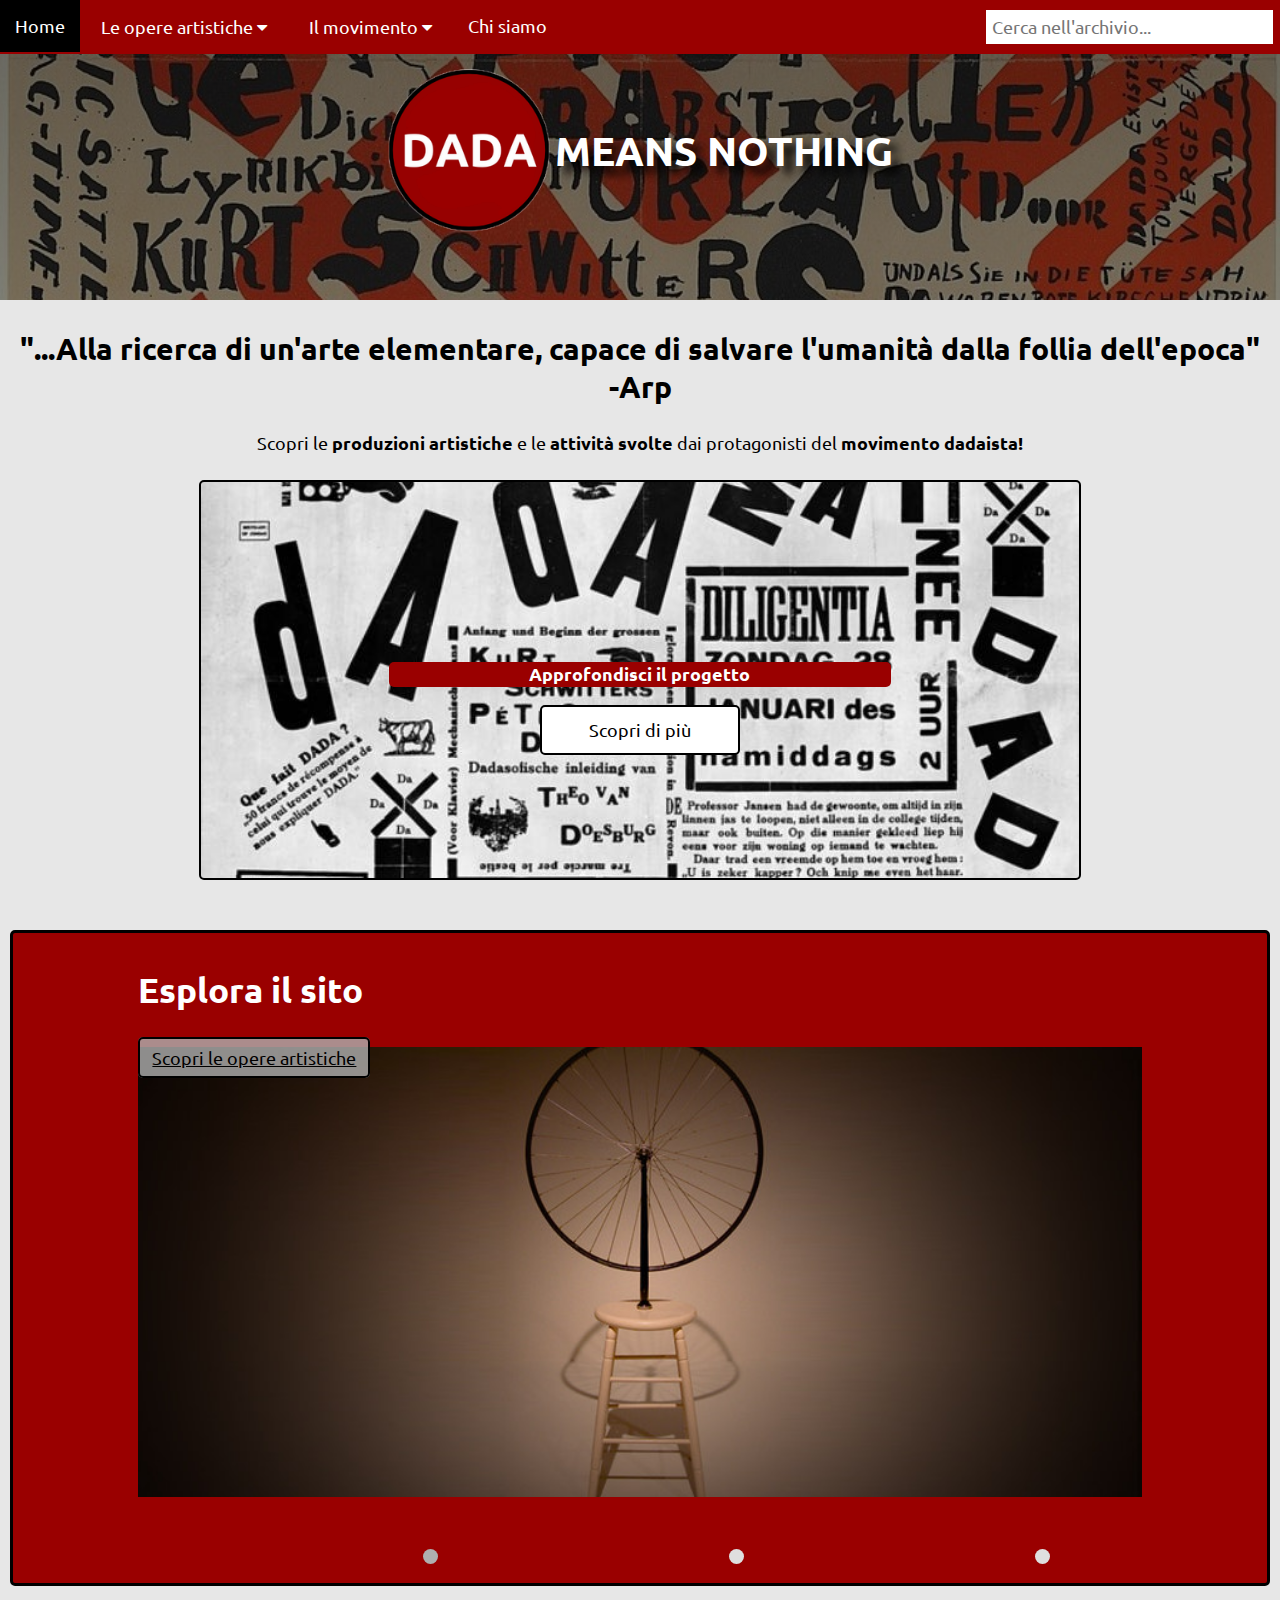
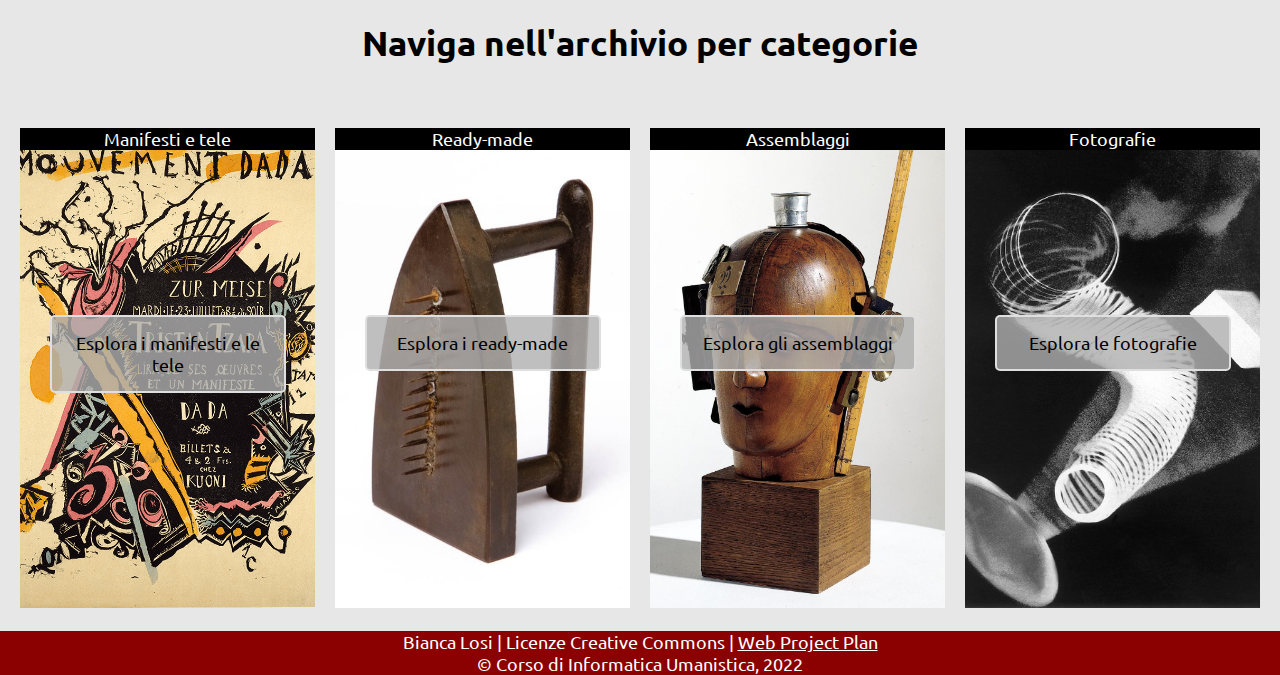
<file: index.html>
<!DOCTYPE html>
<html lang="it">

	<head> 
		<!-- METADATI -->
		<meta charset="utf-8" />
		<title>Dada means nothing</title>

		<!-- RICHIAMI: FAVICON; CSS-->
		<link rel="shortcut icon" href="images/favicon/dadalogo.ico" /> 
		<link rel="stylesheet" href="stylesheet/style.css" />
		<link rel="stylesheet" href="https://cdnjs.cloudflare.com/ajax/libs/font-awesome/4.7.0/css/font-awesome.min.css" />

		<!-- METADATI: DUBLINCORE -->
		<meta name="DC.Title" content="Dada means nothing">
		<meta name="DC.Creator" content="Bianca Losi">
		<meta name="DC.Subject" content="Opere artistiche">
		<meta name="DC.Description" content="Collezione di opere del movimento Dada">
		<meta name="DC.Publisher" content="github">
		<meta name="DC.Date" content="14/02/2024">
		<meta name="DC.Format" content="Risorsa digitale">
		<meta name="DC.Language" content="it">
	</head>

	<body>
	<!-- header -->
		<div class="header">
			<div class="hero-image">
  				<div class="hero-text">
  					<a href="index.html"><img src="images/logo.png" alt="Logo del sito"></a>
    				<h1>MEANS NOTHING</h1>
    			</div>
    		</div>
   		</div>

	<!-- navbar -->
		<nav>
			<div id="navbar">
				<a href="#home"class="active">Home</a>
					<div class="dropdown">
						<button class="dropbtn"><a href="#">Le opere artistiche <i class="fa fa-caret-down"></i></a></button>
							<div class="dropdown-content" id="myDropdown">
								<ol>
									<li><a href="pagine/opere-artistiche.html">I manifesti e le tele</a></li>
									<li><a href="#">I ready-made</a></li>
									<li><a href="#">Gli assemblaggi</a></li>
									<li><a href="#">Le fotografie</a></li>
								</ol>
							</div>
					</div>
					<div class="dropdown">
						<button class="dropbtn"><a href="pagine/movimento.html">Il movimento <i class="fa fa-caret-down"></i></a></button>
								<div class="dropdown-content" id="myDropdown">
									<ol>
										<li><a href="#">Il Cabaret Voltaire e le tecniche</a></li>
										<li><a href="#">I protagonisti</a></li>
										<li><a href="#">Il contesto storico</a></li>
									</ol>
								</div>
					</div>
				<a href="pagine/chi-siamo.html">Chi siamo</a>
				<input type="text" placeholder="Cerca nell'archivio...">
			</div>
		</nav>


	<main>
				
	<!-- sottotitolo -->

			<section class="sottotitolo">
				<h2>"...Alla ricerca di un'arte elementare, capace di salvare l'umanità dalla follia dell'epoca" <br>-Arp</h2>
					<p>Scopri le <strong>produzioni artistiche</strong> e le <strong>attività svolte</strong> dai protagonisti del <strong>movimento dadaista!</strong></p>
						<div id="titolo" class="titolo-secondario">
							<h2>Approfondisci il progetto</h2>
								<div id="bottone">
									<p><a href="pagine/chi-siamo.html" title="Approfondisci il progetto">Scopri di più</a></p>
								</div>
						</div>
			</section>

	<!-- archivio -->

			<section id="primobox" class="sito">
			<h3>Esplora il sito</h3>

	<!-- slideshow -->
			
				<div class="slideshow-container">
					<div class="mySlides">
  						<div class="slide1">
    						<div class="text"><a href="#" title="Scopri le opere artistiche" target="_blank">Scopri le opere artistiche</a></div>
						</div>
					</div>

 					<div class="mySlides">
  						<div class="slide2">
    						<div class="text"><a href="#" title="Scopri i protagonisti" target="_blank">Scopri i protagonisti del movimento</a></div>
 						</div>
  					</div>

  					<div class="mySlides">
  						<div class="slide3">
    						<div class="text"><a href="#" title="Scopri il contesto storico" target="_blank">Scopri il contesto storico</a></div>
  						</div>
  					</div>
  					<br>
  					<div>
  						<span class="dot" onclick="currentSlide(1)"></span>
  						<span class="dot" onclick="currentSlide(2)"></span>
  						<span class="dot" onclick="currentSlide(3)"></span>
					</div>
				</div>

			</section>


		<!-- esplora per categorie  -->

			<section id="secondobox" class="archivio">
				<h3>Naviga nell'archivio per categorie</h3>
					<div class="row">
						<div class="col-20">
							<div class="colonna1">
							<p>Manifesti e tele</p>
							<div class="container"><a href="pagine/opere-artistiche.html" title="Esplora i manifesti e le tele">Esplora i manifesti e le tele</a></div>
							</div>
						</div>
						<div class="col-20">
							<div class="colonna2">
							<p>Ready-made</p>
							<div class="container"><a href="#" title="Esplora i ready-made">Esplora i ready-made</a></div>
							</div>
						</div>
						<div class="col-20">
							<div class="colonna3">
							<p>Assemblaggi</p>
							<div class="container"><a href="#" title="Esplora gli assemblaggi">Esplora gli assemblaggi</a></div>
							</div>
						</div>
						<div class="col-20">
							<div class="colonna4">
							<p>Fotografie</p>
							<div class="container"><a href="#" title="Esplora le fotografie" target="_blank">Esplora le fotografie</a></div>
							</div>
						</div>
					</div>
			</section>

	</main>
			
		<!-- Piede di pagina -->
		<footer>
			<div class="pre-footer">Bianca Losi | Licenze Creative Commons | <a href="pagine/webprojectplan.html" title="Apri il Web Project Plan" target="_blank">Web Project Plan</a></div>
			<div class ="post-footer">&copy; Corso di Informatica Umanistica, 2022</div>
		</footer>
		
		<script src="javascript/home.js"></script>

	</body>

</html>
</file>
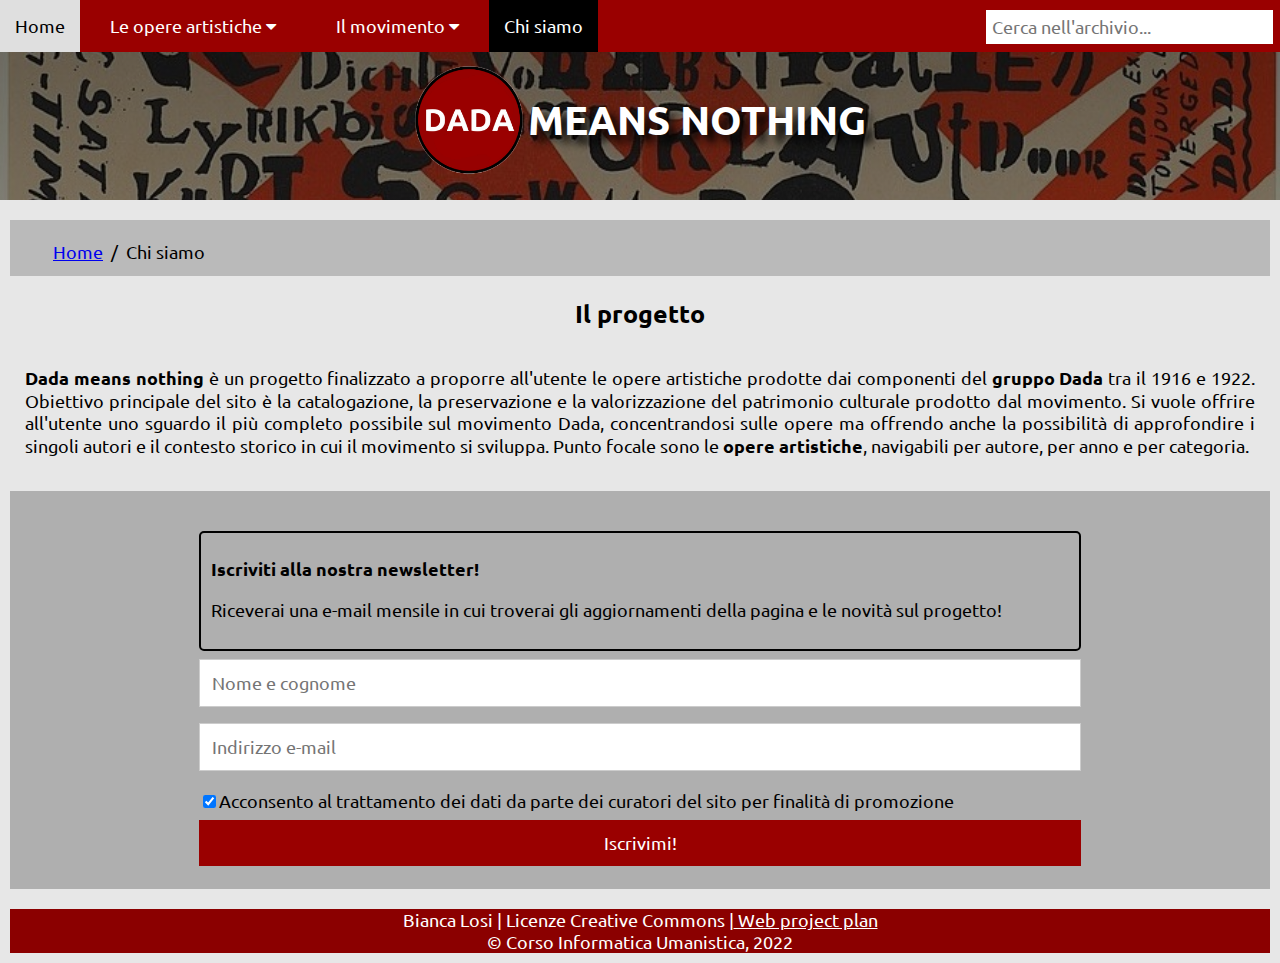
<file: pagine/chi-siamo.html>
<!DOCTYPE html>
<html lang="it">

	<head> 
		<!-- METADATI -->
		<meta charset="utf-8" />
		<title>Dada means nothing</title>

		<!-- RICHIAMI: FAVICON; CSS-->
		<link rel="shortcut icon" href="../images/favicon/dadalogo.ico" /> 
		<link rel="stylesheet" href="../stylesheet/style-chisiamo.css" />
		<link rel="stylesheet" href="https://cdnjs.cloudflare.com/ajax/libs/font-awesome/4.7.0/css/font-awesome.min.css" />

		<!-- METADATI: DUBLINCORE -->
		<meta name="DC.Title" content="Dada means nothing">
		<meta name="DC.Creator" content="Bianca Losi">
		<meta name="DC.Subject" content="Opere artistiche">
		<meta name="DC.Description" content="Collezione di opere del movimento Dada">
		<meta name="DC.Publisher" content="github">
		<meta name="DC.Date" content="14/02/2024">
		<meta name="DC.Format" content="Risorsa digitale">
		<meta name="DC.Language" content="it">
	</head>

	<body>
		<!-- header -->
		<div class="header">
			<div class="hero-image">
  				<div class="hero-text">
  					<a href="../index.html"><img src="../images/logo.png" alt="Logo del sito"></a>
    				<h1>MEANS NOTHING</h1>
    			</div>
    		</div>
    	</div>

		<!-- navbar -->
		<nav>
			<div id="navbar">
				<a href="../index.html">Home</a>
				<div class="dropdown">
					<button class="dropbtn"><a href="#">Le opere artistiche <i class="fa fa-caret-down"></i></a></button>
						<div class="dropdown-content" id="myDropdown">
							<ol>
								<li><a href="opere-artistiche.html">I manifesti e le tele</a></li>
								<li><a href="#">I ready-made</a></li>
								<li><a href="#">Gli assemblaggi</a></li>
								<li><a href="#">Le fotografie</a></li>
							</ol>
						</div>
				</div>
				<div class="dropdown">
					<button class="dropbtn"><a href="movimento.html">Il movimento <i class="fa fa-caret-down"></i></a></button>
						<div class="dropdown-content" id="myDropdown">
							<ol>
								<li><a href="#">Il Cabaret Voltaire e le tecniche</a></li>
								<li><a href="#">I protagonisti</a></li>
								<li><a href="#">Il contesto storico</a></li>
							</ol>
						</div>
				</div>
				<a href="#" class="active">Chi siamo</a>
				<input type="text" placeholder="Cerca nell'archivio...">
			</div>
		</nav>
	
	<main>

	<!-- breadcrumbs-->
			<div class="breadcrumbs">
				<ul>
					<li><a href="../index.html">Home</a></li>
					<li>Chi siamo</li>
				</ul>
			</div>
	<!-- progetto -->
	<section id="progetto">
			<div id="scopri-di-piu">
				<div class="proj">
					<h2>Il progetto</h2>
					<p><strong>Dada means nothing</strong> è un progetto finalizzato a proporre all'utente le opere artistiche prodotte dai componenti del <strong>gruppo Dada</strong> tra il 1916 e 1922. Obiettivo principale del sito è la catalogazione, la preservazione e la valorizzazione del patrimonio culturale prodotto dal movimento. Si vuole offrire all'utente uno sguardo il più completo possibile sul movimento Dada, concentrandosi sulle opere ma offrendo anche la possibilità di approfondire i singoli autori e il contesto storico in cui il movimento si sviluppa. Punto focale sono le <strong>opere artistiche</strong>, navigabili per autore, per anno e per categoria.</p>
				</div>
			</div>
	</section>

	<!-- newsletter -->
		<div class="container">
			<form action="action_page.php">
  			<div class="containernews1">
    			<h2>Iscriviti alla nostra newsletter!</h2>
    				<p>Riceverai una e-mail mensile in cui troverai gli aggiornamenti della pagina e le novità sul progetto!</p>
  			</div>
  			<div class="containernews">
    			<input type="text1" placeholder="Nome e cognome" name="name" required>
    			<input type="text1" placeholder="Indirizzo e-mail" name="mail" required>
    			<label>
      		<input type="checkbox" checked="checked" name="subscribe">Acconsento al trattamento dei dati da parte dei curatori del sito per finalità di promozione
    			</label>
  			</div>
  			<div class="containernews">
   				<input type="submit" value="Iscrivimi!">
  			</div>
			</form>
		</div>

	<!-- footer -->
		<footer>
			<div class="pre-footer">Bianca Losi | Licenze Creative Commons |<a href="webprojectplan.html" title="Vai al Web Project Plan" target="_blank"> Web project plan</a></div>
			<div class="post-footer">&copy; Corso Informatica Umanistica, 2022</div>
		</footer>
	
	</main>

	<script src="../javascript/chi-siamo.js"></script>

</body>

</html>
</file>
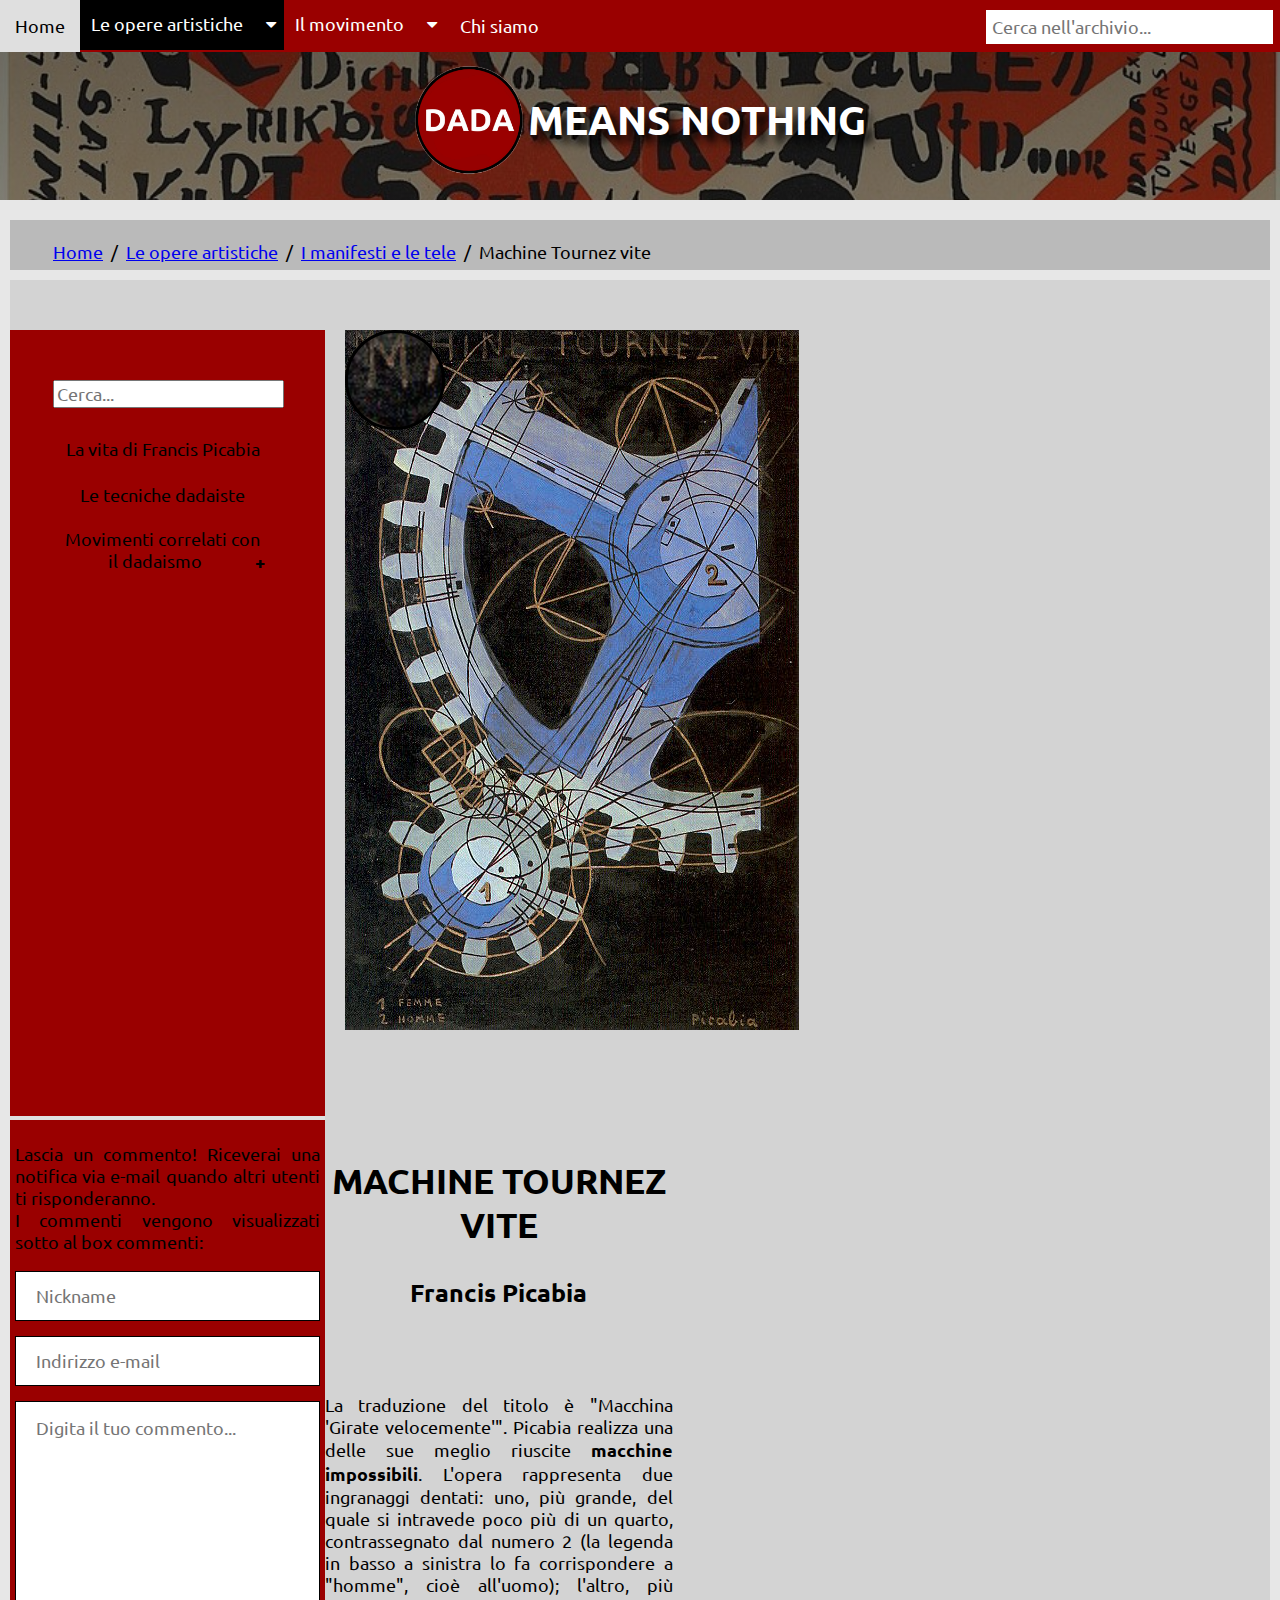
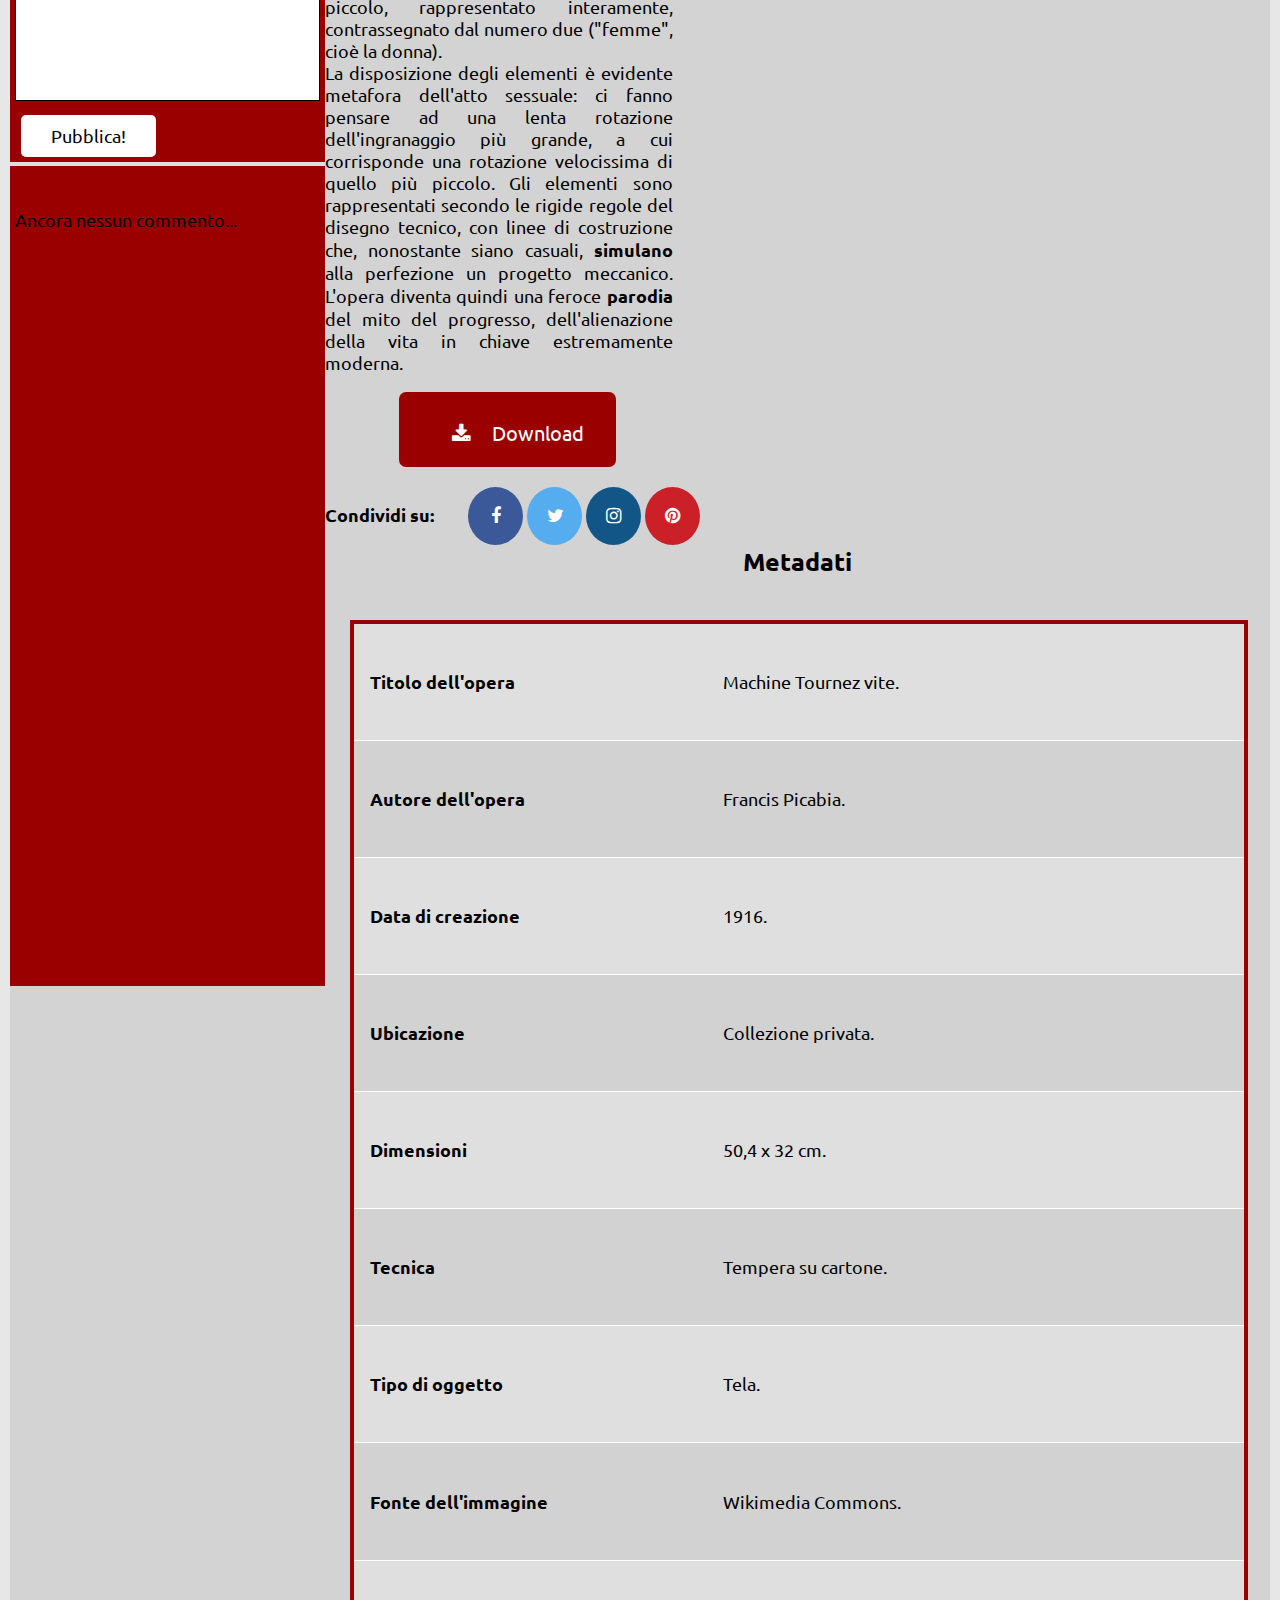
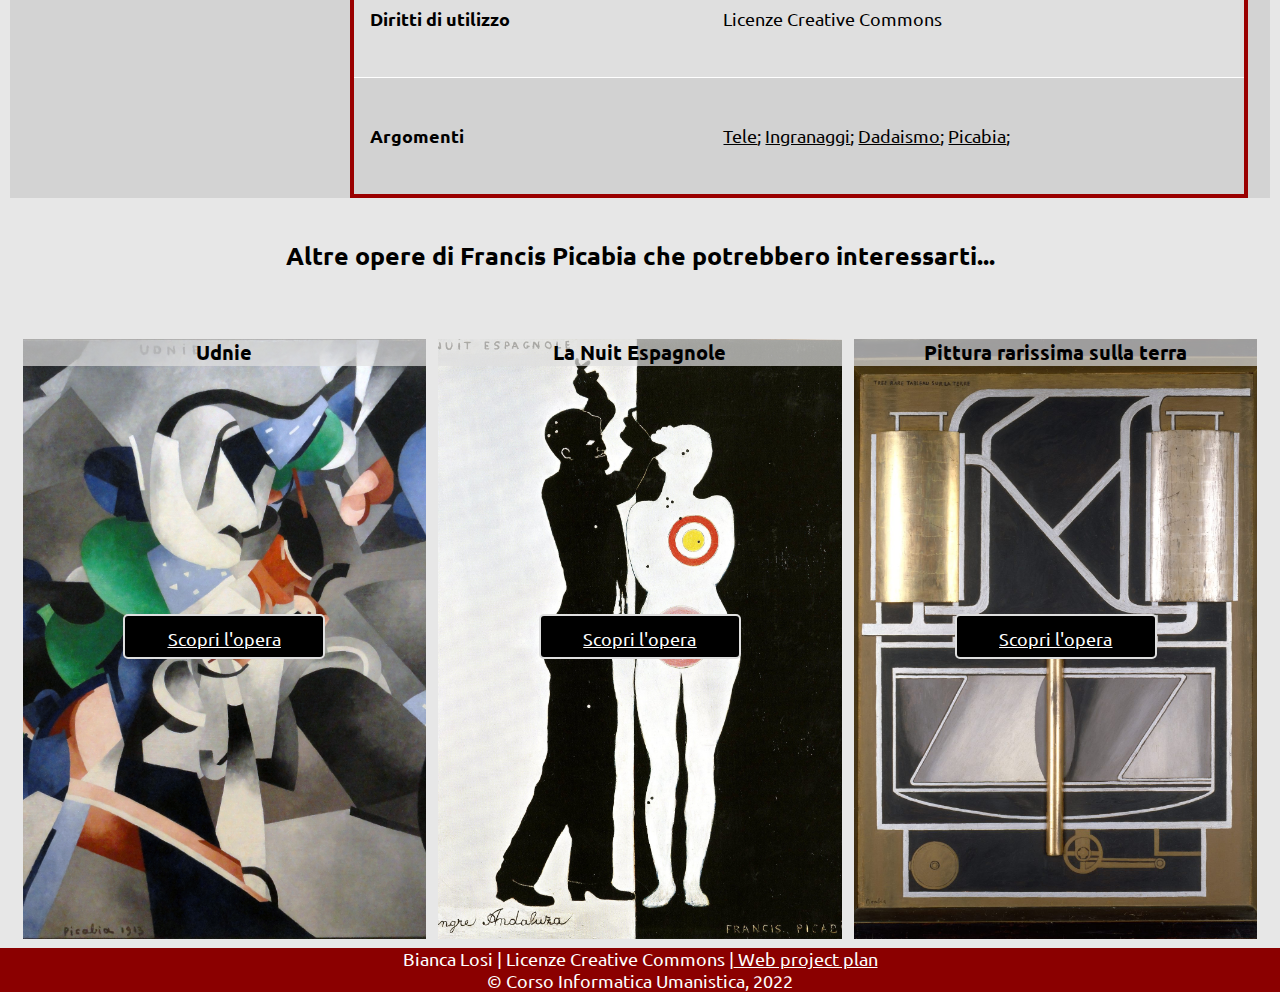
<file: pagine/item.html>
<!DOCTYPE html>
<html lang="it">

	<head> 
		<!-- METADATI -->
		<meta charset="utf-8" />
		<title>Dada means nothing</title>

		<!-- RICHIAMI: FAVICON; CSS; FONTAWSOME-->
		<link rel="shortcut icon" href="../images/favicon/dadalogo.ico" />
		<link rel="stylesheet" href="../stylesheet/style-item.css" />
		<link rel="stylesheet" href="https://cdnjs.cloudflare.com/ajax/libs/font-awesome/4.7.0/css/font-awesome.min.css" /> 
		
		<!-- METADATI: DUBLINCORE -->
		<meta name="DC.Title" content="Dada means nothing">
		<meta name="DC.Creator" content="Bianca Losi">
		<meta name="DC.Subject" content="Opere artistiche">
		<meta name="DC.Description" content="Collezione di opere del movimento Dada">
		<meta name="DC.Publisher" content="github">
		<meta name="DC.Date" content="14/02/2024">
		<meta name="DC.Format" content="Risorsa digitale">
		<meta name="DC.Language" content="it">
		
	</head>

	<body>
		<!-- header -->
		<div class="header">
			<div class="hero-image">
				<div class="hero-text">
					<a href="../index.html"><img src="../images/logo.png" alt="Logo del sito"></a>
    				<h1>MEANS NOTHING</h1>
    		</div>
    	</div>
    </div>


		<!-- navbar -->
		<nav>
			<div id="navbar">
				<a href="../index.html">Home</a>
				<div class="dropdown">
					<button class="dropbtn"><a href="#" class="active">Le opere artistiche<i class="fa fa-caret-down"></i></a></button>
						<div class="dropdown-content" id="myDropdown">
								<ol>
									<li><a href="opere-artistiche.html">I manifesti e le tele</a></li>
									<li><a href="#">I ready-made</a></li>
									<li><a href="#">Gli assemblaggi</a></li>
									<li><a href="#">Le fotografie</a></li>
								</ol>
						</div>
				</div>
				<div class="dropdown">
						<button class="dropbtn">
							<a href="movimento.html">Il movimento<i class="fa fa-caret-down"></i></a></button>
							<div class="dropdown-content" id="myDropdown">
								<ol>
									<li><a href="#">Il Cabaret Voltaire e le tecniche</a></li>
									<li><a href="#">I protagonisti</a></li>
									<li><a href="#">Il contesto storico</a></li>
								</ol>
							</div>
				</div>
				<a href="chi-siamo.html">Chi siamo</a>
				<input type="text" placeholder="Cerca nell'archivio...">
			</div>
		</nav>


	<main>

		<!-- breadcrumbs -->
		<div class="breadcrumbs">
			<ul>
				<li><a href="../index.html">Home</a></li>
				<li><a href="#">Le opere artistiche</a></li>
				<li><a href="../pagine/opere-artistiche.html">I manifesti e le tele</a></li>
				<li>Machine Tournez vite</li>
			</ul>
		</div>


		<!-- menu laterale -->
		<div class="flex-container">
			<div class="left">

				<div class="menulato">
					<input type="text" id="mySearch" onkeyup="myFunction()" placeholder="Cerca..." title="Type in a category">

					<ul id="myMenu">
  					<li><a href="#">La vita di Francis Picabia</a></li>
  					<li><a href="#">Le tecniche dadaiste</a></li>
  					<button class="accordion">Movimenti correlati con il dadaismo</button>
  						<div class="panel">
  							<p><a href="https://it.wikipedia.org/wiki/Surrealismo" title="Scopri il Surrealismo">Surrealismo</a></p>
  							<p><a href="https://it.wikipedia.org/wiki/Futurismo" title="Scopri il Futurismo">Futurismo</a></p>
  							<p><a href="https://it.wikipedia.org/wiki/Espressionismo" title="Scopri l'Espressionismo">Espressionismo</a></p>
  							<p><a href="https://it.wikipedia.org/wiki/Astrattismo"title="Scopri l'Astrattismo">Astrattismo</a></p>
  						</div>
  				</ul>
  			</div>
  					
				<div class="comment-box">
					<p>Lascia un commento! Riceverai una notifica via e-mail quando altri utenti ti risponderanno.<br>I commenti vengono visualizzati sotto al box commenti: </p>
						<form action="#">
							<input type="text" name="full_name" placeholder="Nickname">
							<input type="text" name="email" placeholder="Indirizzo e-mail">
							<textarea name="comment" placeholder="Digita il tuo commento..."></textarea>
							<button type="submit">Pubblica!</button>
						</form>
				</div>

				<div class="commenti">
					<p>Ancora nessun commento...</p>
				</div>

			</div>

			<div class="right">
		<!-- item -->
			<div class="img-magnifier-container">
				<img id="myimage" src="../images/machine-turn.jpg" alt="Machine Tournez vite">
			</div>

	<!-- desc opera -->
			<div class="desc">
				<div class="titolo-opera">
					<h2>MACHINE TOURNEZ VITE</h2>
					<h3>Francis Picabia</h3>
				</div>

	<!-- descrizione opera -->
				<div class="descrizione-opera">
					<p>La traduzione del titolo è "Macchina 'Girate velocemente'". Picabia realizza una delle sue meglio riuscite <strong>macchine impossibili</strong>. L'opera rappresenta due ingranaggi dentati: uno, più grande, del quale si intravede poco più di un quarto, contrassegnato dal numero 2 (la legenda in basso a sinistra lo fa corrispondere a "homme", cioè all'uomo); l'altro, più piccolo, rappresentato interamente, contrassegnato dal numero due ("femme", cioè la donna). <br>La disposizione degli elementi è evidente metafora dell'atto sessuale: ci fanno pensare ad una lenta rotazione dell'ingranaggio più grande, a cui corrisponde una rotazione velocissima di quello più piccolo. Gli elementi sono rappresentati secondo le rigide regole del disegno tecnico, con linee di costruzione che, nonostante siano casuali, <strong>simulano</strong> alla perfezione un progetto meccanico. L'opera diventa quindi una feroce <strong>parodia</strong> del mito del progresso, dell'alienazione della vita in chiave estremamente moderna.</p>
				</div>

					<section class="download">
						<p class="btn"><i class="fa fa-download"></i> Download</p>
					</section>

					<div class="social">
						<h4>Condividi su:</h4>
							<a href="#" class="fa fa-facebook"></a>
							<a href="#" class="fa fa-twitter"></a>
							<a href="#" class="fa fa-instagram"></a>
							<a href="#" class="fa fa-pinterest"></a>
					</div>

			</div>


				<div class="metadati">
					<h5>Metadati</h5>
				</div>
					<table>
								<div class="categorie">
						<tr>
							<td><div class="DC.Title"><h5>Titolo dell'opera</h5></td>
							<td><p>Machine Tournez vite.</p></div></td>
						</tr>
						<tr>
							<td><div class="DC.Creator"><h5>Autore dell'opera</h5></td>
							<td><p>Francis Picabia.</p></div></td>
						</tr>
						<tr>
							<td><div class="DC.Date"><h5>Data di creazione</h5></td>
							<td><p>1916.</p></div></td>
						</tr>
						<tr>
							<td><div class="DC.Publisher"><h5>Ubicazione</h5></td>
							<td><p>Collezione privata.</p></div></td>
						</tr>
						<tr>
							<td><div class="DC.Subject"><h5>Dimensioni</h5></td>
							<td><p>50,4 x 32 cm.</p></div></td>
						</tr>
						<tr>
							<td><div class="DC.Description"><h5>Tecnica</h5></td>
							<td><p>Tempera su cartone.</p></div></td>
						</tr>
						<tr>
							<td><div class="DC.Subject"><h5>Tipo di oggetto</h5></td>
							<td><p>Tela.</p></div></td>
						</tr>
						<tr>
							<td><div class="DC.Source"><h5>Fonte dell'immagine</h5></td>
							<td><p>Wikimedia Commons.</p></div></td>
						</tr>
						<tr>
							<td><div class="DC.Rights"><h5>Diritti di utilizzo</h5></td>
							<td><p>Licenze Creative Commons</p></div></td>
						</tr>
						<tr>
							<td><div class="DC.Relation"><h5>Argomenti</h5></td>
							<td><p><a href="#" title="Esplora altre tele">Tele</a>; <a href="#" title="Esplora altri ingranaggi">Ingranaggi</a>; <a href="Esplora il movimento">Dadaismo</a>; <a href="#" title="Esplora altro di Picabia">Picabia</a>;</p></div></td>
						</tr>
							</div>
					</table>
			</div>
		</div>

	<!-- opere collegate -->
		<div class="collegamenti">
			<h5>Altre opere di Francis Picabia che potrebbero interessarti...</h5> 
				
				<div class="row">

					<div class="col-33">
						<div class="opera1">
							<h6>Udnie</h6>
							<div class="container">
  							<a href="#">Scopri l'opera</a>
							</div>
						</div>
					</div>

					<div class="col-33">
						<div class="opera2">
							<h6>La Nuit Espagnole</h6>
							<div class="container">
								<a href="#">Scopri l'opera</a>
							</div>
						</div>
					</div>

					<div class="col-33">
						<div class="opera3">
							<h6>Pittura rarissima sulla terra</h6>
							<div class="container">
								<a href="#">Scopri l'opera</a>
							</div>
						</div>
					</div>

				</div>
		</div>

	</main>

	<!-- Piede di pagina -->
		<footer>
			<div class="pre-footer">Bianca Losi | Licenze Creative Commons |<a href="webprojectplan.html" title="Vai al Web Project Plan" target="_blank"> Web project plan</a></div>
			<div class="post-footer">&copy; Corso Informatica Umanistica, 2022</div>
		</footer>

		<script src="../javascript/item.js"></script>

	</body>

</html>
</file>
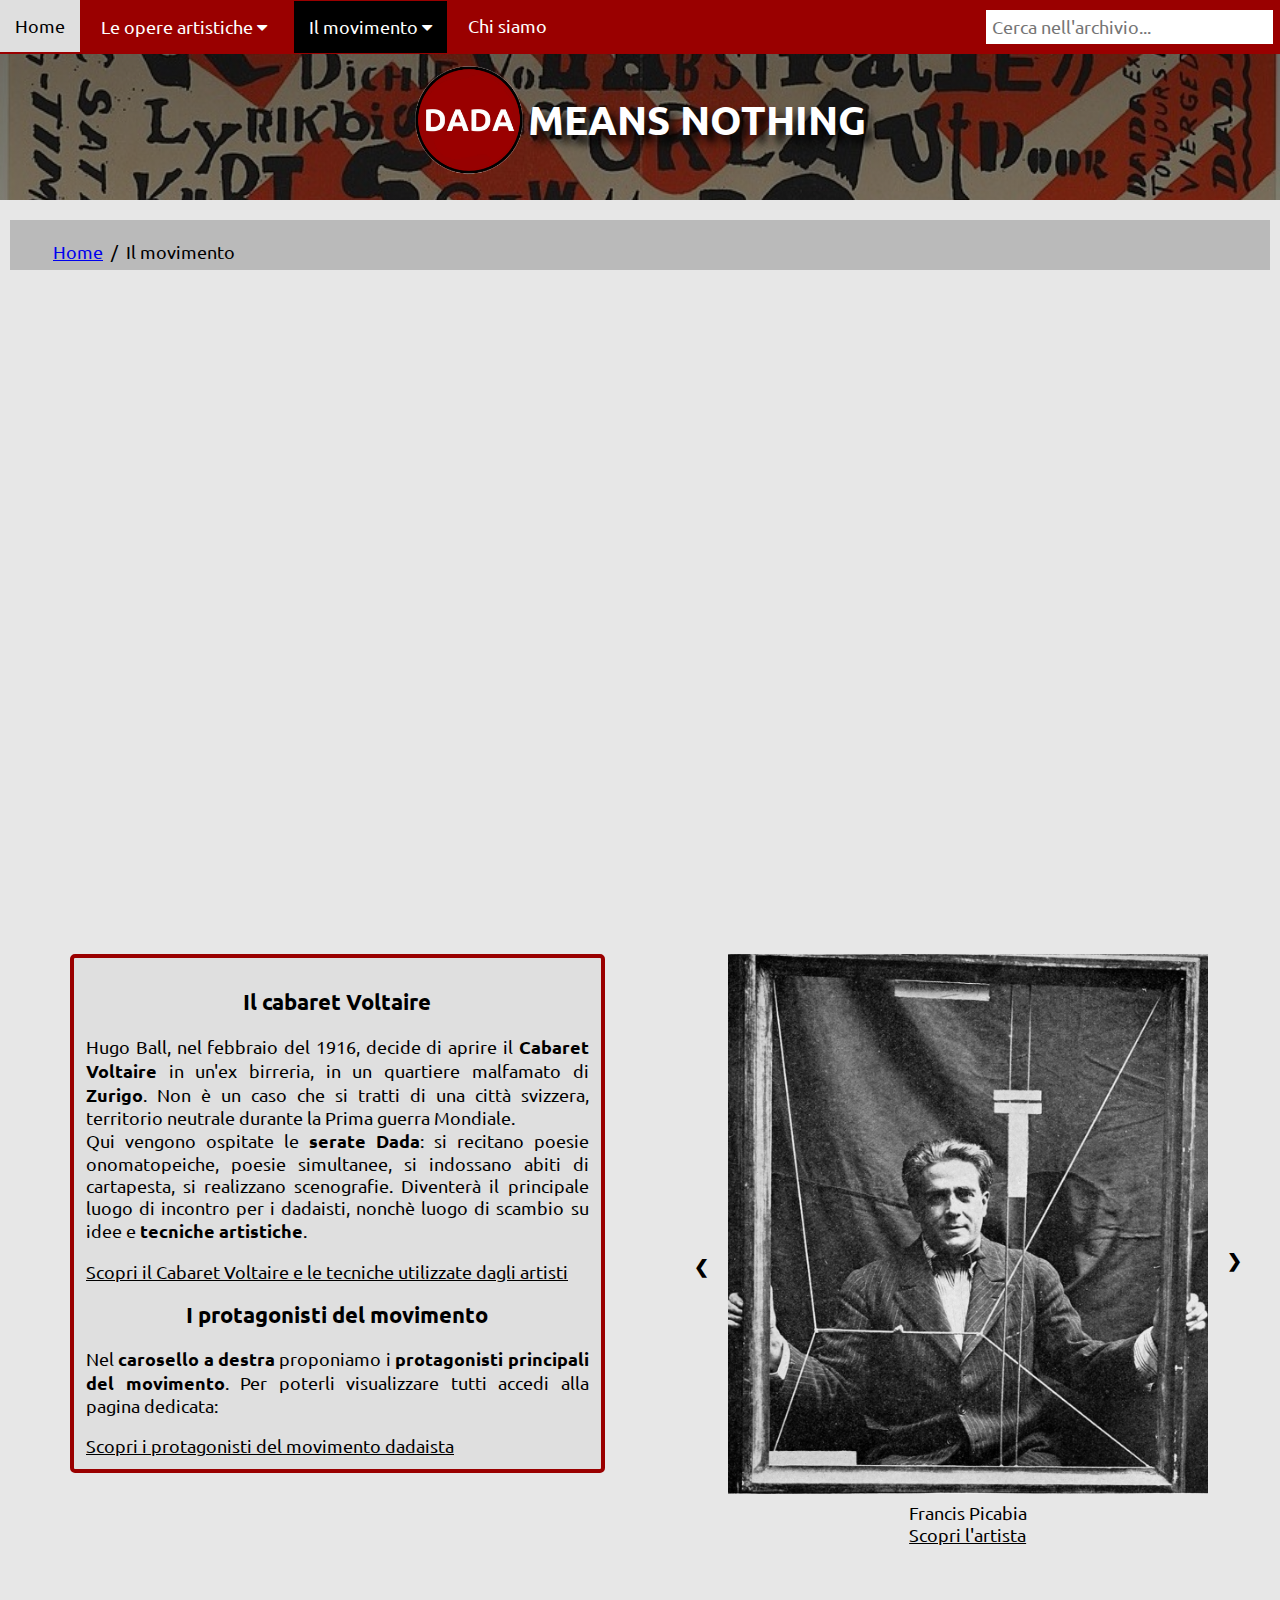
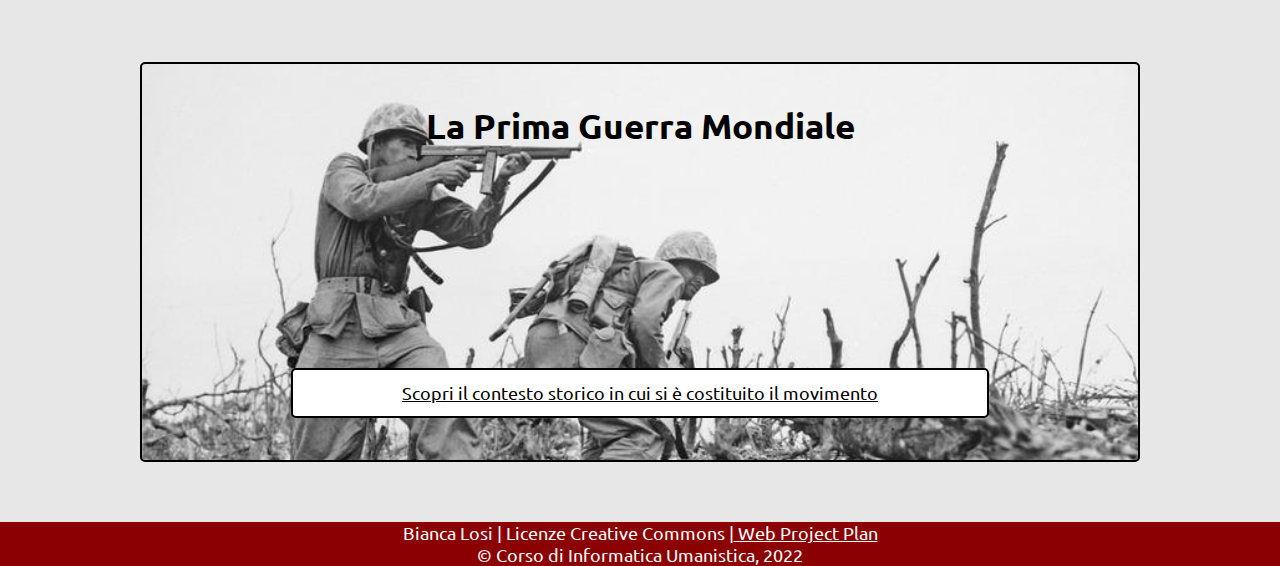
<file: pagine/movimento.html>
<!DOCTYPE html>
<html lang="it">

	<head> 
		<!-- METADATI -->
		<meta charset="utf-8" />
		<title>Dada means nothing</title>

		<!-- RICHIAMI: FAVICON; CSS-->
		<link rel="shortcut icon" href="../images/favicon/dadalogo.ico" /> 
		<link rel="stylesheet" href="../stylesheet/style-movimento.css" />
		<link rel="stylesheet" href="https://cdnjs.cloudflare.com/ajax/libs/font-awesome/4.7.0/css/font-awesome.min.css" />

		<!-- METADATI: DUBLINCORE -->
		<meta name="DC.Title" content="Dada means nothing">
		<meta name="DC.Creator" content="Bianca Losi">
		<meta name="DC.Subject" content="Opere artistiche">
		<meta name="DC.Description" content="Collezione di opere del movimento Dada">
		<meta name="DC.Publisher" content="github">
		<meta name="DC.Date" content="14/02/2024">
		<meta name="DC.Format" content="Risorsa digitale">
		<meta name="DC.Language" content="it">
	</head>

	<body>
		<!-- header -->
		<div class="header">
			<div class="hero-image">
  				<div class="hero-text">
  					<a href="../index.html"><img src="../images/logo.png" alt="Logo del sito"></a>
    				<h1>MEANS NOTHING</h1>
    			</div>
    		</div>
    	</div>

		<!-- navbar -->
		<nav>
			<div id="navbar">
				<a href="../index.html">Home</a>
				<div class="dropdown">
					<button class="dropbtn"><a href="#">Le opere artistiche <i class="fa fa-caret-down"></i></a></button>
						<div class="dropdown-content" id="myDropdown">
							<ol>
								<li><a href="opere-artistiche.html">I manifesti e le tele</a></li>
								<li><a href="#">I ready-made</a></li>
								<li><a href="#">Gli assemblaggi</a></li>
								<li><a href="#">Le fotografie</a></li>
							</ol>
						</div>
				</div>
				<div class="dropdown">
					<button class="dropbtn"><a href="#" class="active">Il movimento <i class="fa fa-caret-down"></i></a></button>
						<div class="dropdown-content" id="myDropdown">
							<ol>
								<li><a href="#">Il Cabaret Voltaire e le tecniche</a></li>
								<li><a href="#">I protagonisti</a></li>
								<li><a href="#">Il contesto storico</a></li>
							</ol>
						</div>
				</div>
				<a href="chi-siamo.html">Chi siamo</a>
				<input type="text" placeholder="Cerca nell'archivio...">
			</div>
		</nav>

<main>
	<!-- breadcrumbs -->
		<div class="breadcrumbs">
			<ul>
				<li><a href="../index.html">Home</a></li>
				<li>Il movimento</li>
			</ul>
		</div>

		<!-- linea del tempo -->
		<iframe src='https://cdn.knightlab.com/libs/timeline3/latest/embed/index.html?source=1LJA30imYGSaJ8C7Cbu4MfK4Q6HCfMAPYlDiwC6lmE4s&font=Bitter-Raleway&lang=it&initial_zoom=2&height=650' width='100%' height='650' webkitallowfullscreen mozallowfullscreen allowfullscreen frameborder='0'></iframe>


	<section id="primobox" class="voltaire">
		<div class="left">
			<h2>Il cabaret Voltaire</h2>
				<p>Hugo Ball, nel febbraio del 1916, decide di aprire il <strong>Cabaret Voltaire</strong> in un'ex birreria, in un quartiere malfamato di <strong>Zurigo</strong>. Non è un caso che si tratti di una città svizzera, territorio neutrale durante la Prima guerra Mondiale. <br>Qui vengono ospitate le <strong>serate Dada</strong>: si recitano poesie onomatopeiche, poesie simultanee, si indossano abiti di cartapesta, si realizzano scenografie. Diventerà il principale luogo di incontro per i dadaisti, nonchè luogo di scambio su idee e <strong>tecniche artistiche</strong>.</p>
				<a href="#" title="Scopri il Cabaret Voltaire e le tecniche utilizzate" target="_blank">Scopri il Cabaret Voltaire e le tecniche utilizzate dagli artisti</a>

			<div class="artisti">
			<h2>I protagonisti del movimento</h2>
				<p>Nel <strong>carosello a destra</strong> proponiamo i <strong>protagonisti principali del movimento</strong>. Per poterli visualizzare tutti accedi alla pagina dedicata:</p>
				<a href="#" title="Scopri i protagonisti del movimento" target="_blank">Scopri i protagonisti del movimento dadaista</a>
			</div>
		</div>

	<!-- artisti -->
		<div class="right">

			<div class="slideshow-container">
				<div class="mySlides">
  					<div class="slide1"></div>
    					<div class="text">Francis Picabia<br><a href="#">Scopri l'artista</a></div>
				</div>

  				<div class="mySlides">
  					<div class="slide2"></div>
    					<div class="text">Man Ray<br><a href="#">Scopri l'artista</a></div>
  				</div>

 			 	<div class="mySlides">
  					<div class="slide3"></div>
    					<div class="text">Han Arp<br><a href="#">Scopri l'artista</a></div>
  				</div>

  				<div class="mySlides">
  					<div class="slide4"></div>
  						<div class="text">Raoul Hausmann<br><a href="#">Scopri l'artista</a></div>
  				</div>

				<div class="mySlides">
  					<div class="slide5"></div>
  						<div class="text">Tristan Tzara<br><a href="#">Scopri l'artista</a></div>
  				</div>

  				<div class="mySlides">
  					<div class="slide6"></div>
  						<div class="text">Hannah Höch<br><a href="#">Scopri l'artista</a></div>
  				</div>

  				<div class="mySlides">
  					<div class="slide7"></div>
  						<div class="text">Henri-Robert-Marcel Duchamp<br><a href="#">Scopri l'artista</a></div>
  				</div>

  				<div class="mySlides">
  					<div class="slide8"></div>
  						<div class="text">Hugo Ball<br><a href="#">Scopri l'artista</a></div>
  				</div>

  			<a class="prev" onclick="plusSlides(-1)">&#10094;</a>
  			<a class="next" onclick="plusSlides(1)">&#10095;</a>
				<br>
			</div>

		</div>

	</section>

	<section id="secondobox" class="guerra">
		<div class="primagm">
			<h3>La Prima Guerra Mondiale</h3>
				<div id="bottone2"><p><a href="#" title="Scopri il contesto storico" target="_blank">Scopri il contesto storico in cui si è costituito il movimento</a></p></div>
		</div>
	</section>

</main>

<!-- Piede di pagina -->
<footer>
	<div class="pre-footer">Bianca Losi | Licenze Creative Commons |<a href="webprojectplan.html" title="Vai al Web project Plan" target="_blank"> Web Project Plan</a></div>
	<div class ="post-footer">&copy; Corso di Informatica Umanistica, 2022</div>
</footer>

<script src="../javascript/movimento.js"></script>

</body>
</html>
</file>
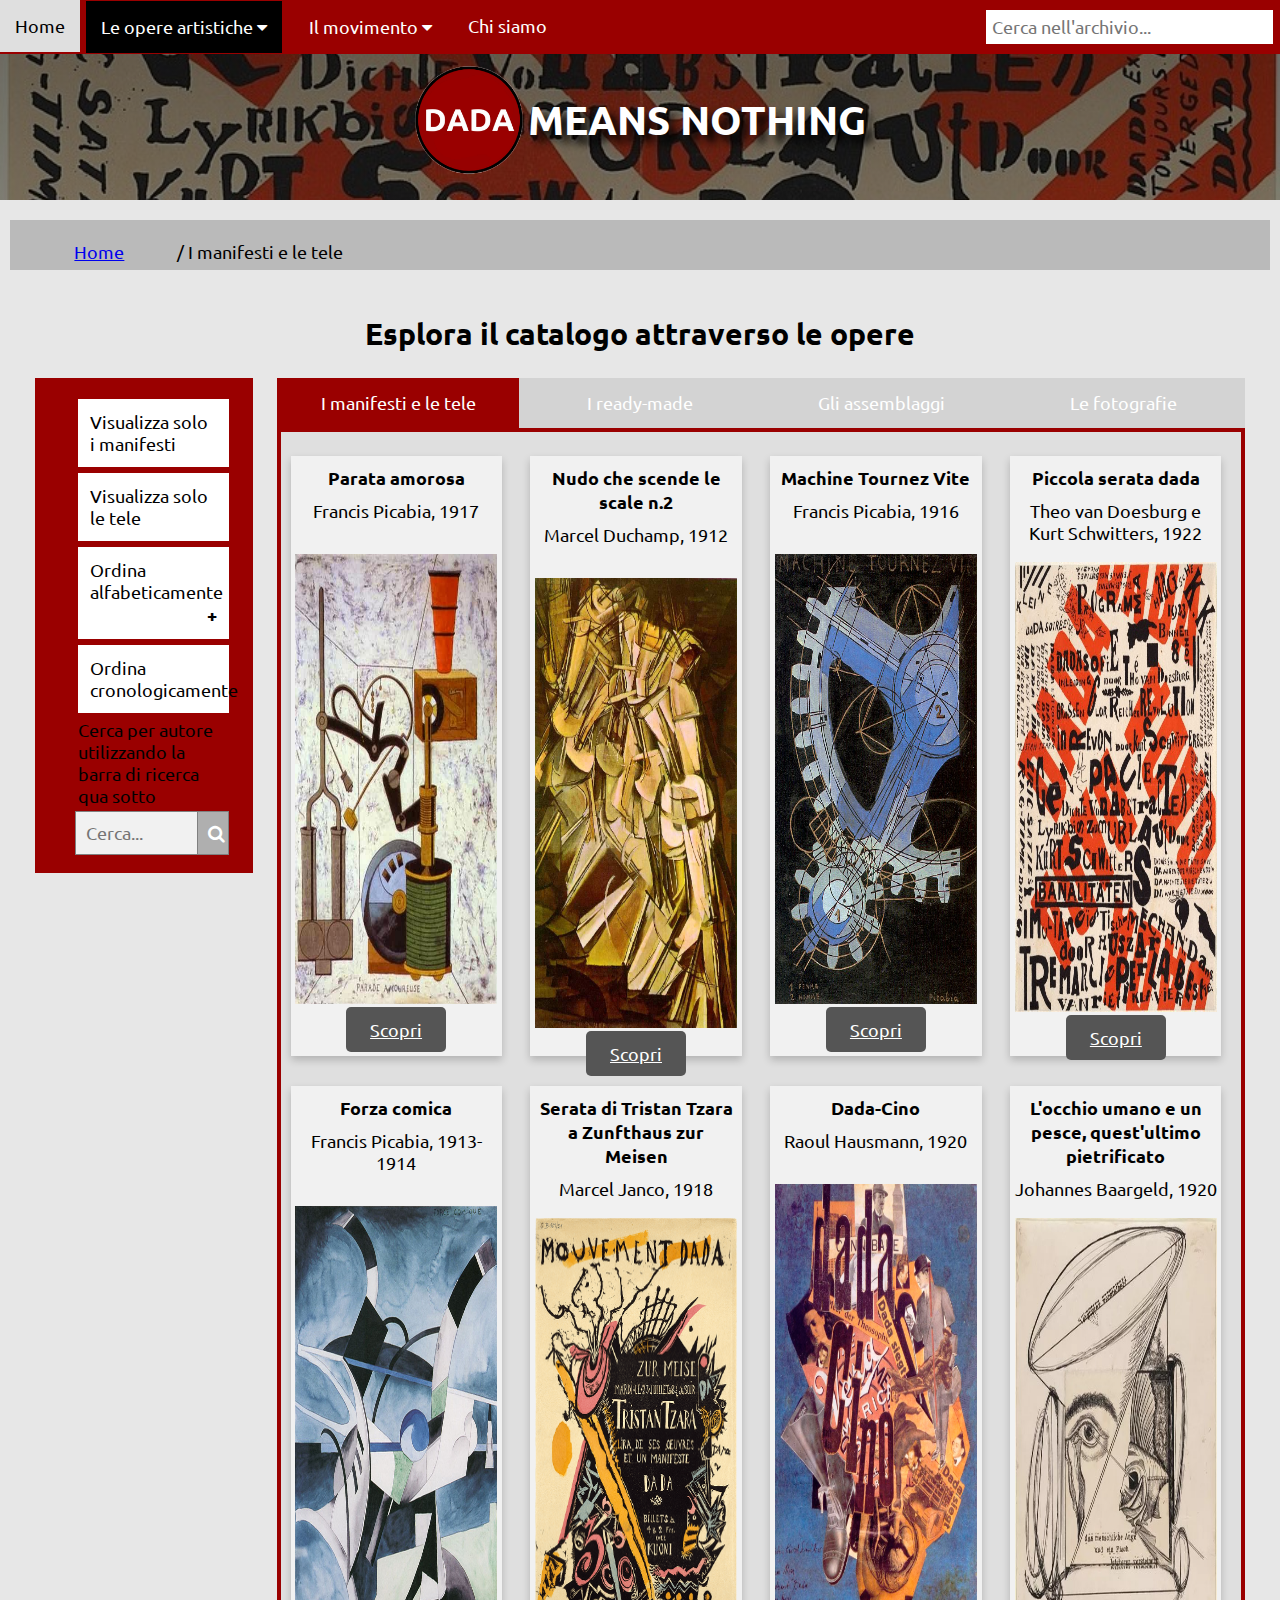
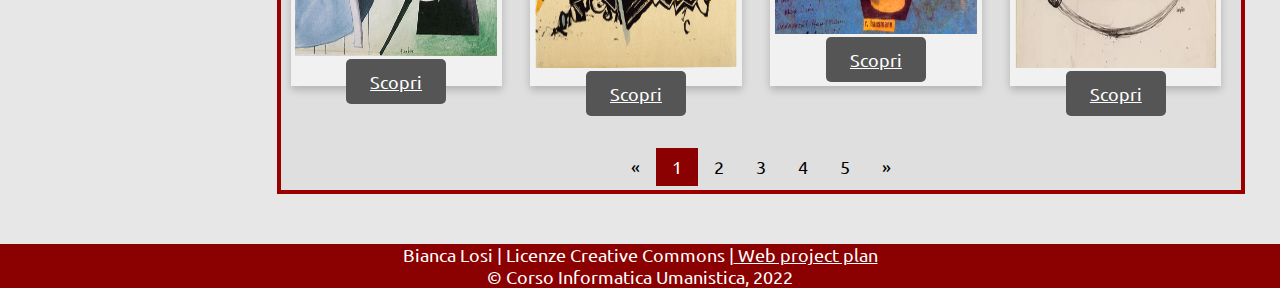
<file: pagine/opere-artistiche.html>
<!DOCTYPE html>
<html lang="it">

	<head> 
		<!-- METADATI -->
		<meta charset="utf-8" />
		<title>Dada means nothing</title>

		<!-- RICHIAMI: FAVICON; CSS-->
		<link rel="shortcut icon" href="../images/favicon/dadalogo.ico" />
		<link rel="stylesheet" type="text/css" href="../stylesheet/style-access.css"/>
		<link rel="stylesheet" href="https://cdnjs.cloudflare.com/ajax/libs/font-awesome/4.7.0/css/font-awesome.min.css" />

		<!-- METADATI: DUBLINCORE -->
		<meta name="DC.Title" content="Dada means nothing">
		<meta name="DC.Creator" content="Bianca Losi">
		<meta name="DC.Subject" content="Opere artistiche">
		<meta name="DC.Description" content="Collezione di opere del movimento Dada">
		<meta name="DC.Publisher" content="AlterVista">
		<meta name="DC.Date" content="14/02/2024"> 
		<meta name="DC.Format" content="Risorsa digitale">
		<meta name="DC.Language" content="it">
	</head>

	<body>
		<!-- header -->
		<div class="header">
			<div class="hero-image">
				<div class="hero-text">
					<a href="../index.html"><img src="../images/logo.png" alt="Logo del sito"></a>
					<h1>MEANS NOTHING</h1>
				</div>
			</div>
		</div>

		<!-- navbar -->
		<nav>
			<div id="navbar">
				<a href="../index.html">Home</a>
				<div class="dropdown">
					<button class="dropbtn"><a href="#" class="active">Le opere artistiche <i class="fa fa-caret-down"></i></a></button>
						<div class="dropdown-content" id="myDropdown">
							<ol>
								<li><a href="#">I manifesti e le tele</a></li>
								<li><a href="#">I ready-made</a></li>
								<li><a href="#">Gli assemblaggi</a></li>
								<li><a href="#">Le fotografie</a></li>
							</ol>
						</div>
				</div>
				<div class="dropdown">
						<button class="dropbtn">
							<a href="movimento.html">Il movimento <i class="fa fa-caret-down"></i></a></button>
							<div class="dropdown-content" id="myDropdown">
								<ol>
									<li><a>Il Cabaret Voltaire e le tecniche</a></li>
									<li><a href="#">I protagonisti</a></li>
									<li><a href="#">Il contesto storico</a></li>
								</ol>
							</div>
				</div>
				<a href="chi-siamo.html">Chi siamo</a>
				<input type="text" placeholder="Cerca nell'archivio...">
			</div>
		</nav>

	<main>

	<!-- breadcrumbs -->
			<div class="breadcrumbs">
				<ul>
					<li><a href="../index.html">Home</a></li>
					<li>I manifesti e le tele</li>
				</ul>
			</div>
	
	<!-- sezioni -->
			<section id="opere">
				<div class="prima-categoria">
					<h2>Esplora il catalogo attraverso le opere</h2>
				</div>

	<!-- menu a lato -->
			<div class="vertical-menu">
				<ol>
					<li><a href="#">Visualizza solo i manifesti</a></li>
					<li><a href="#">Visualizza solo le tele</a></li>
					<button class="accordion">Ordina alfabeticamente</button>
						<div class="panel">
							<a href="#">Ordina dalla A alla Z</a>
							<a href="#">Ordina dalla Z alla A</a>
						</div>
					<li><a href="#">Ordina cronologicamente</a></li>
					<li>Cerca per autore utilizzando la barra di ricerca qua sotto</li>
						<form class="example" action="action_page.php">
  						<input type="text" placeholder="Cerca..." name="search">
  						<button type="submit"><i class="fa fa-search"></i></button>
						</form>
				</ol>
			</div>

	<!-- tab -->
		
		<section class="catalogo">

			<div class="tab">
				<button class="tablink" id="defaultOpen">I manifesti e le tele</button>
				<button class="tablink">I ready-made</button>
				<button class="tablink">Gli assemblaggi</button>
				<button class="tablink">Le fotografie</button>
			</div>

			<div id="manitele" class="tabcontent" class="active">

				<div class="row">

  					<div class="column">
    					<div class="card">
    						<h3>Parata amorosa</h3>
    						<p>Francis Picabia, 1917</p>
    							<div class="card1"></div>
    								<div class="container">
    									<a href="#">Scopri</a>
    								</div>
    					</div>
    				</div>

  					<div class="column">
    					<div class="card">
    						<h3>Nudo che scende le scale n.2</h3>
    						<p>Marcel Duchamp, 1912</p>
    							<div class="card2"></div>
    								<div class="container">
    									<a href="#">Scopri</a>
    								</div>
    					</div>
    				</div>

  					<div class="column">
    					<div class="card">
    						<h3>Machine Tournez Vite</h3>
    						<p>Francis Picabia, 1916</p>
    							<div class="card3"></div>
    								<div class="container">
    									<a href="item.html">Scopri</a>
    								</div>
    					</div>
  					</div>

  					<div class="column">
  						<div class="card">
  							<h3>Piccola serata dada</h3>
  							<p>Theo van Doesburg e Kurt Schwitters, 1922</p>
  								<div class="card4"></div>
  									<div class="container">
    									<a href="#">Scopri</a>
    								</div>
    					</div>
    				</div>

				</div>

				<div class="row">

					<div class="column2">
						<div class="card">
							<h3>Forza comica</h3>
							<p>Francis Picabia, 1913-1914</p>
								<div class="card5"></div>
									<div class="container">
    									<a href="#">Scopri</a>
    								</div>
						</div>
					</div>

					<div class="column2">
						<div class="card">
							<h3>Serata di Tristan Tzara a Zunfthaus zur Meisen</h3>
							<p>Marcel Janco, 1918</p>
								<div class="card6"></div>
									<div class="container">
    									<a href="#">Scopri</a>
    								</div>
						</div>
					</div>

					<div class="column2">
						<div class="card">
							<h3>Dada-Cino</h3>
							<p>Raoul Hausmann, 1920</p>
								<div class="card7"></div>
									<div class="container">
    									<a href="#">Scopri</a>
    								</div>
						</div>
					</div>

					<div class="column2">
						<div class="card">
							<h3>L'occhio umano e un pesce, quest'ultimo pietrificato</h3>
							<p>Johannes Baargeld, 1920</p>
								<div class="card8"></div>
									<div class="container">
    									<a href="#">Scopri</a>
    								</div>
						</div>
					</div>

				</div>

				<div class="center">
				<div class="pagination">
					<a href="#">&laquo;</a>
					<a class="active" href="#">1</a>
					<a href="#">2</a>
					<a href="#">3</a>
					<a href="#">4</a>
					<a href="#">5</a>
					<a href="#">&raquo;</a>
				</div>
				</div>

			</div>
		</section>

	</main>

	<!-- footer -->
		<footer>
			<div class="pre-footer">Bianca Losi | Licenze Creative Commons |<a href="webprojectplan.html" title="Vai al Web Project Plan" target="_blank"> Web project plan</a></div>
			<div class="post-footer">&copy; Corso Informatica Umanistica, 2022</div>
		</footer>

	<script src="../javascript/access.js"></script>

	</body>
</html>
</file>
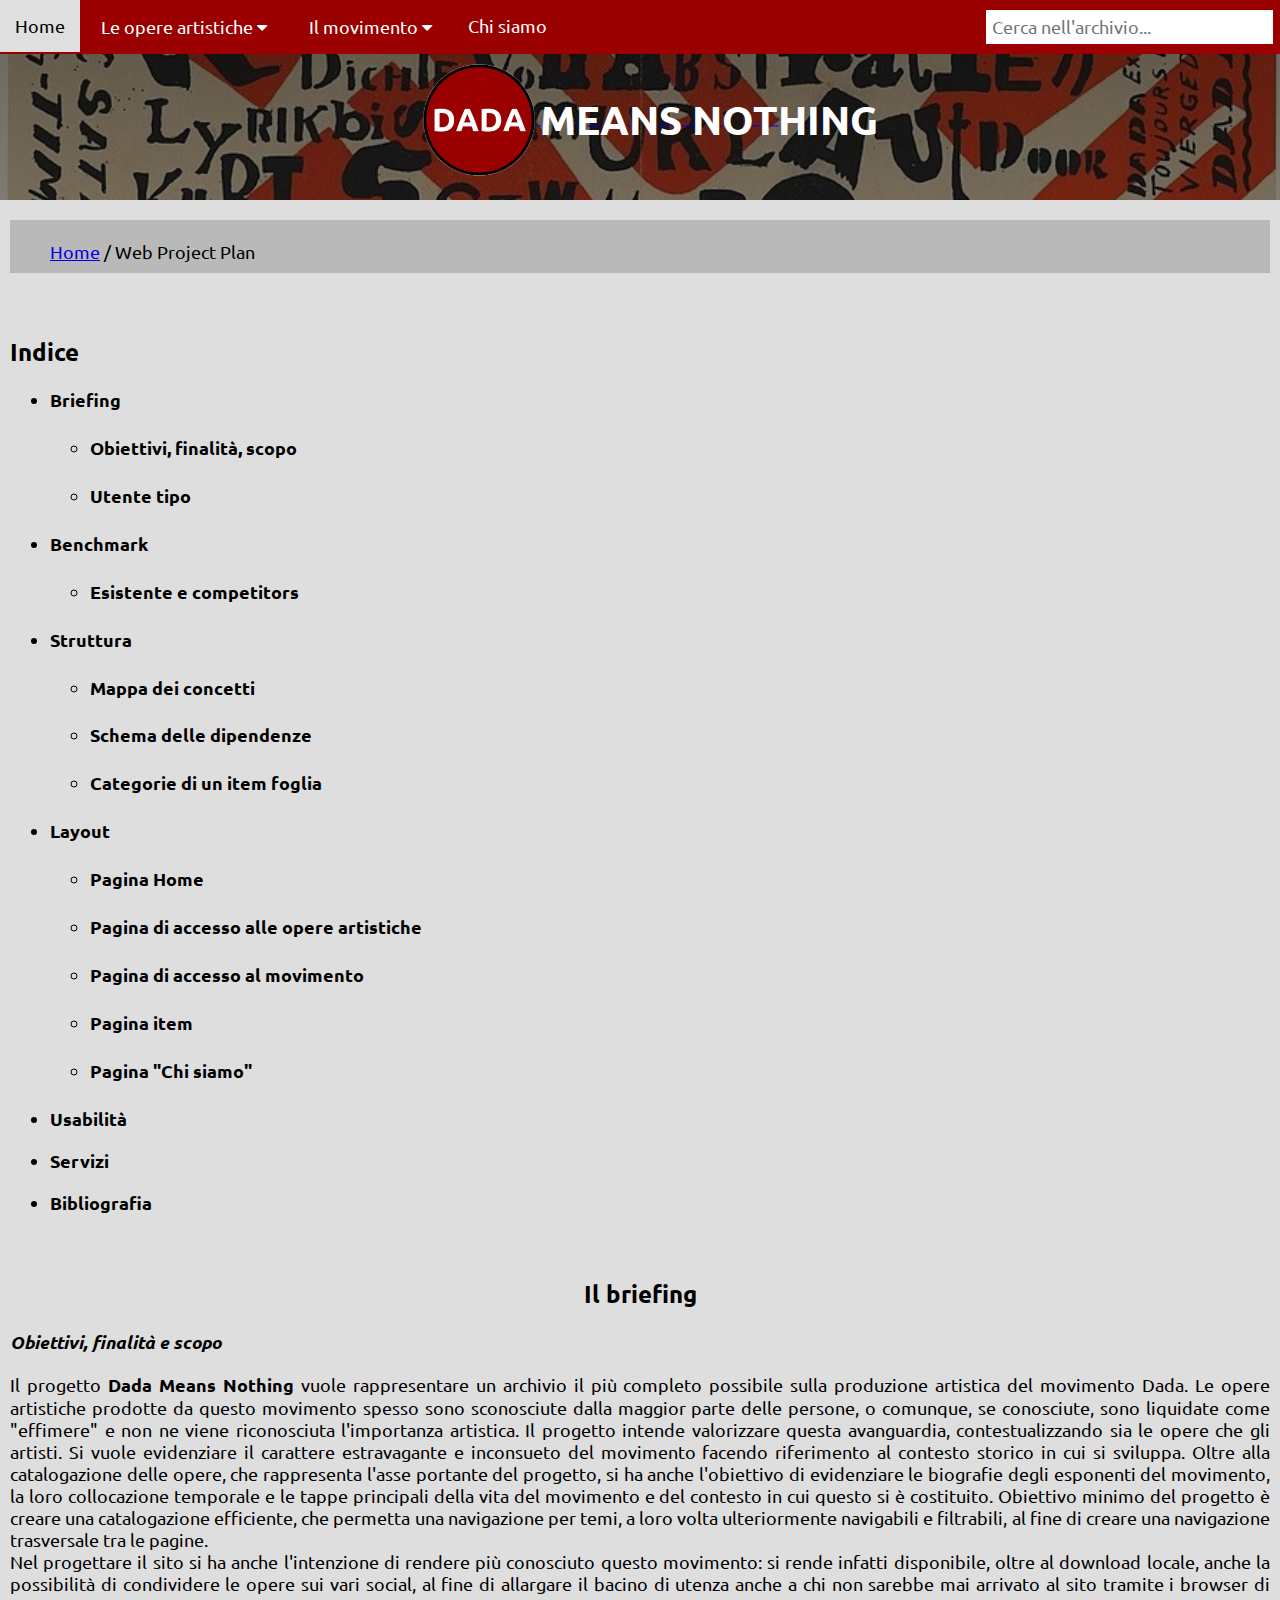
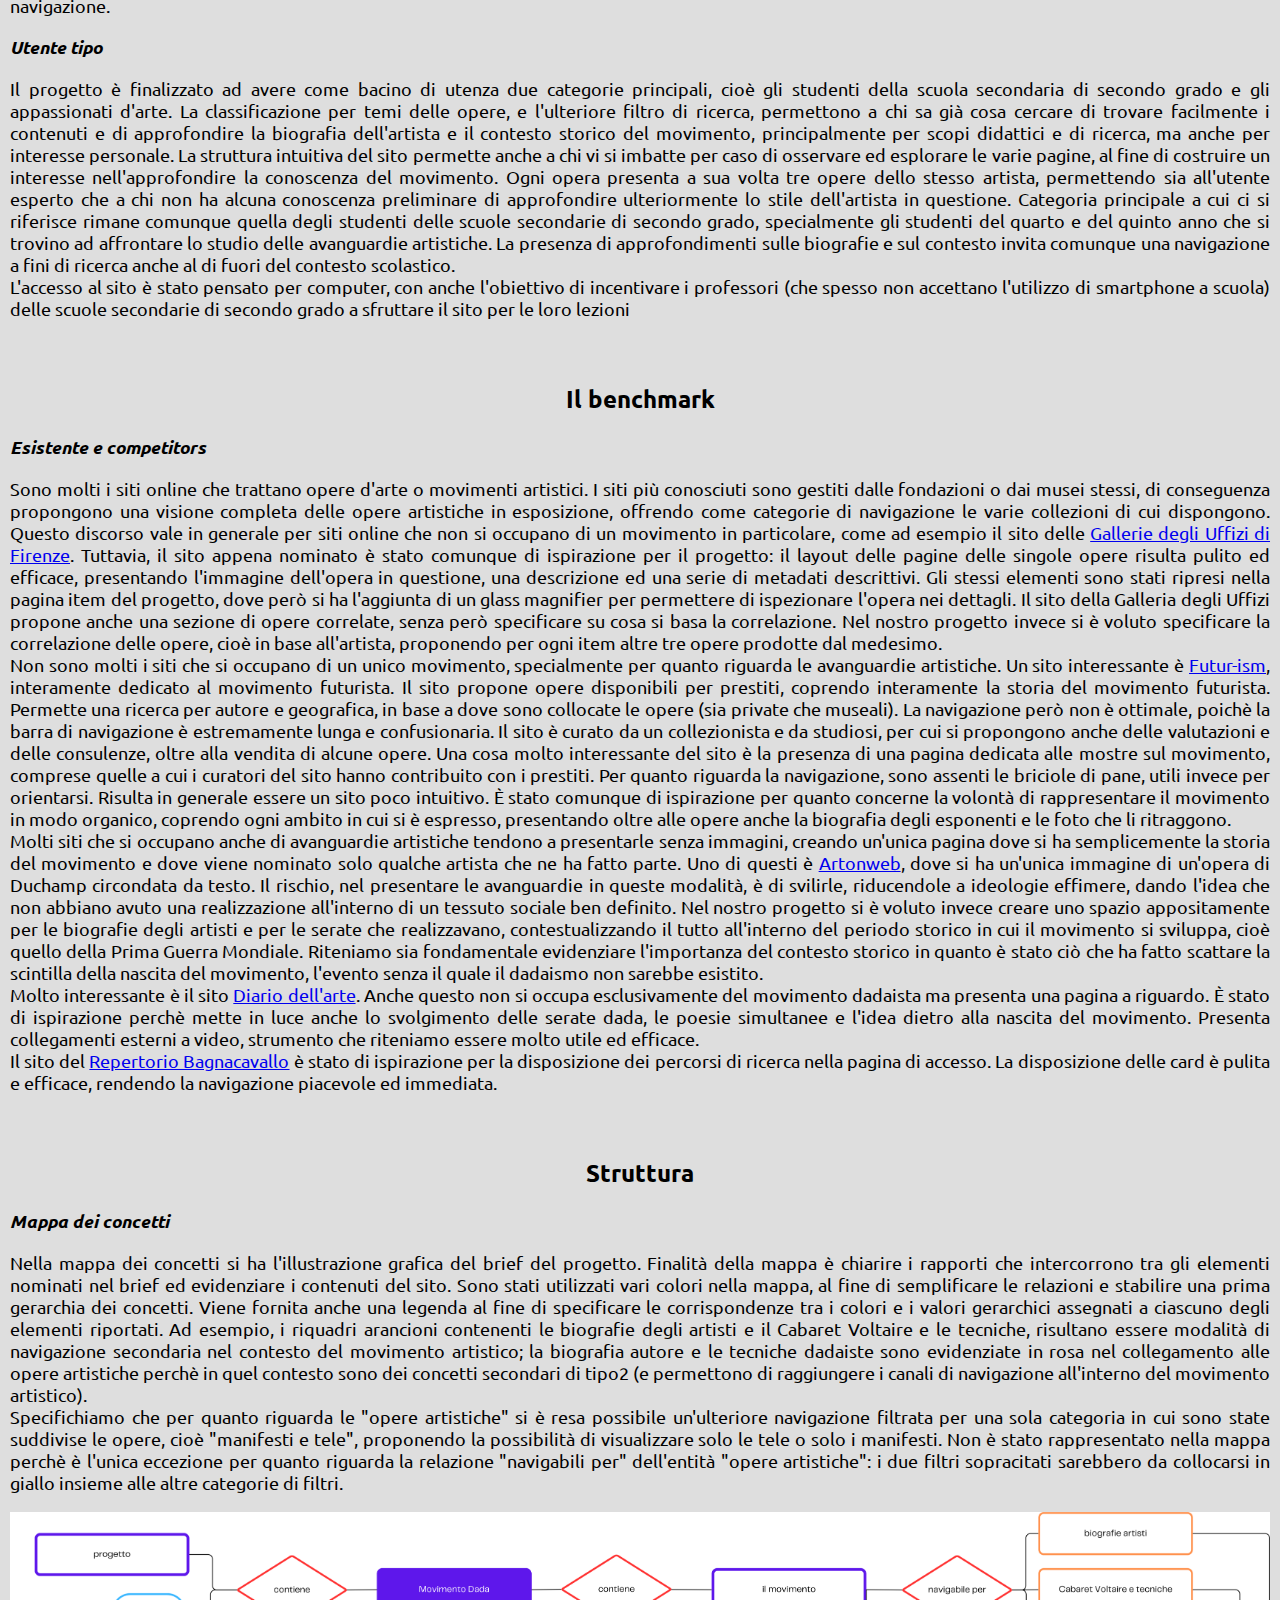
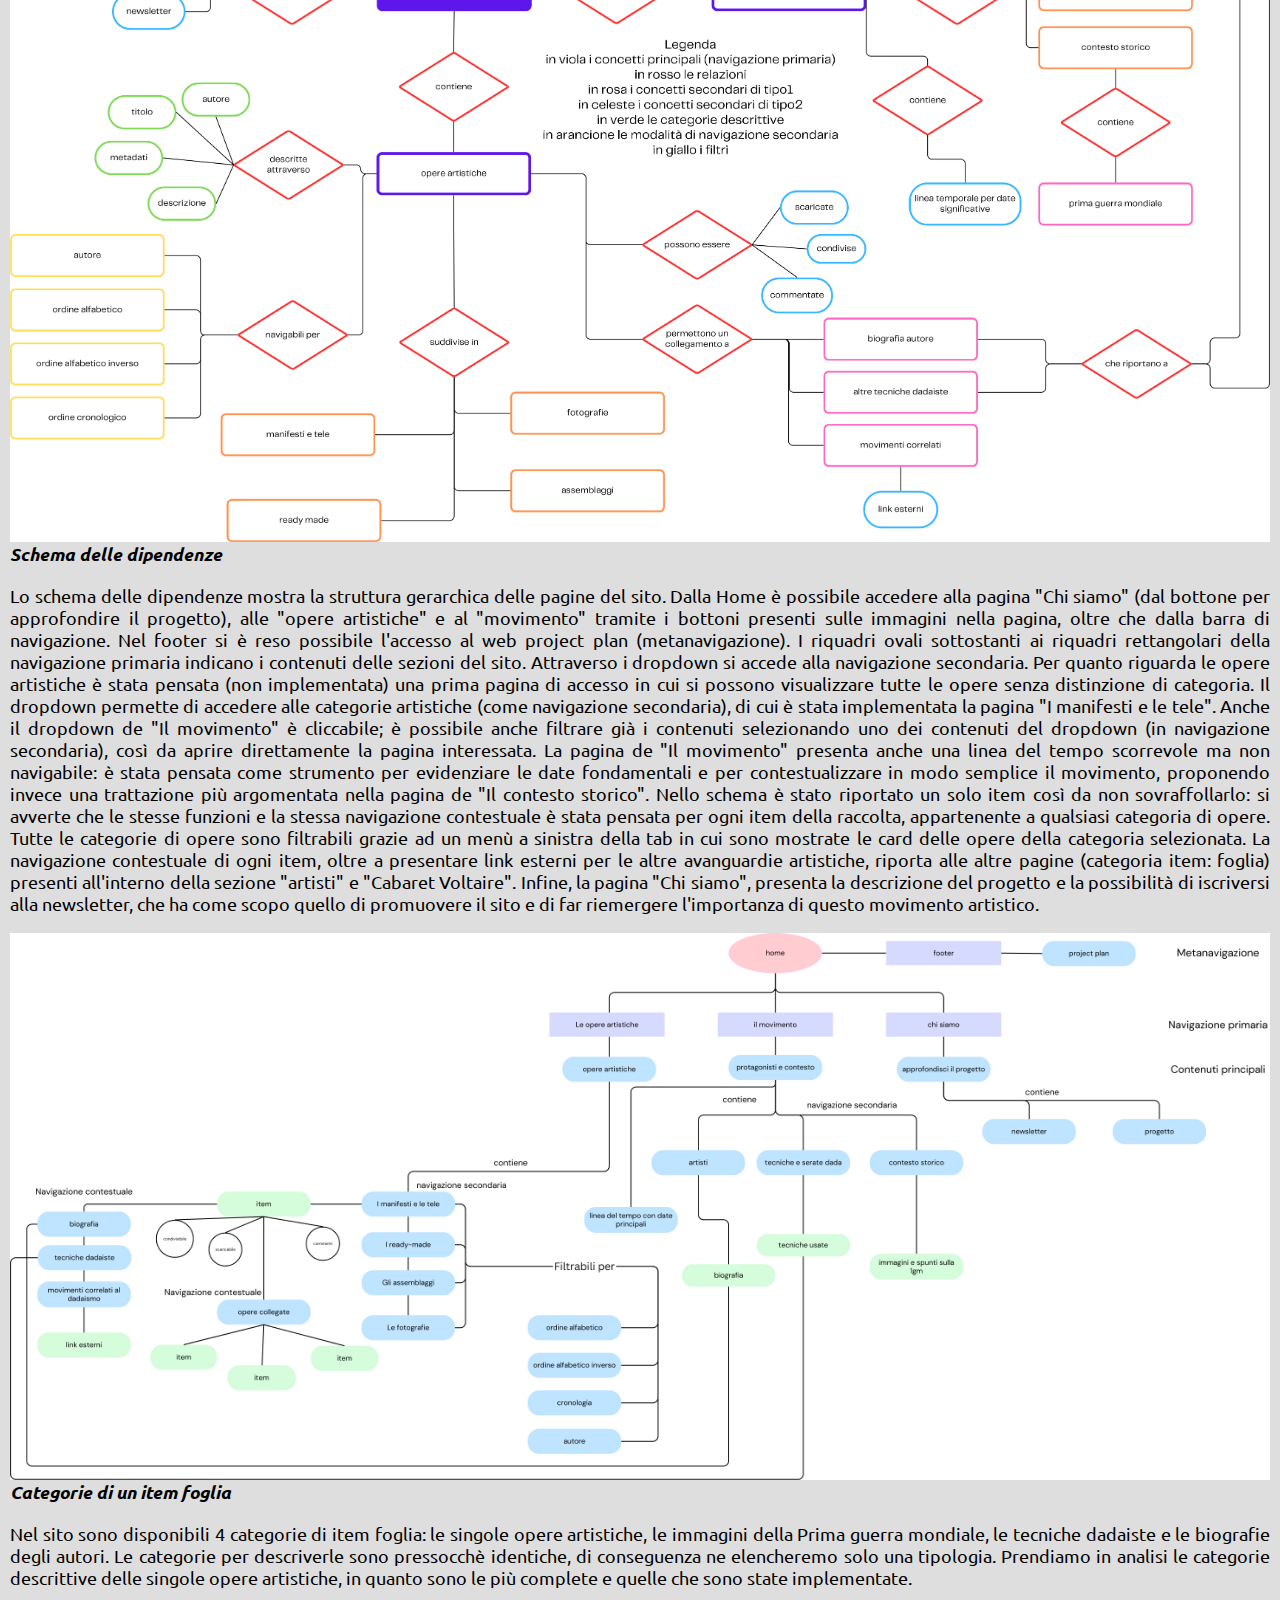
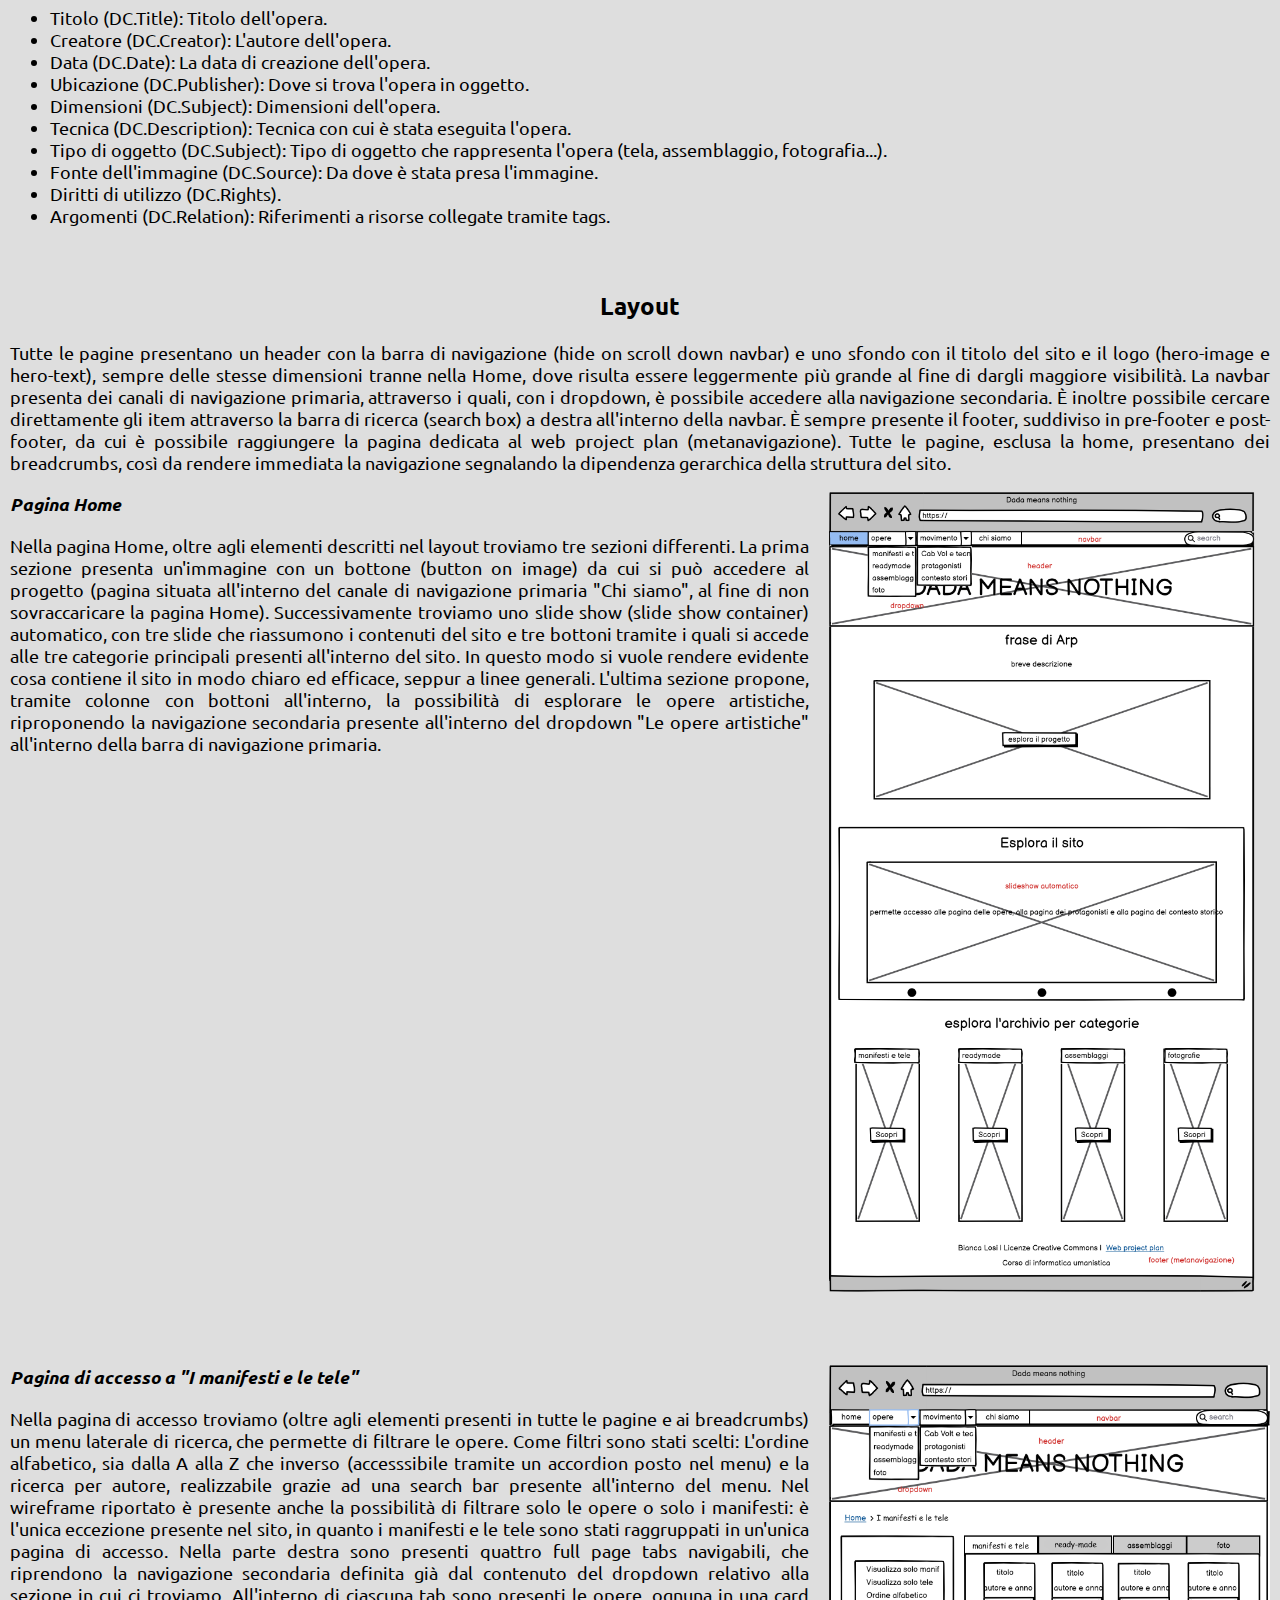
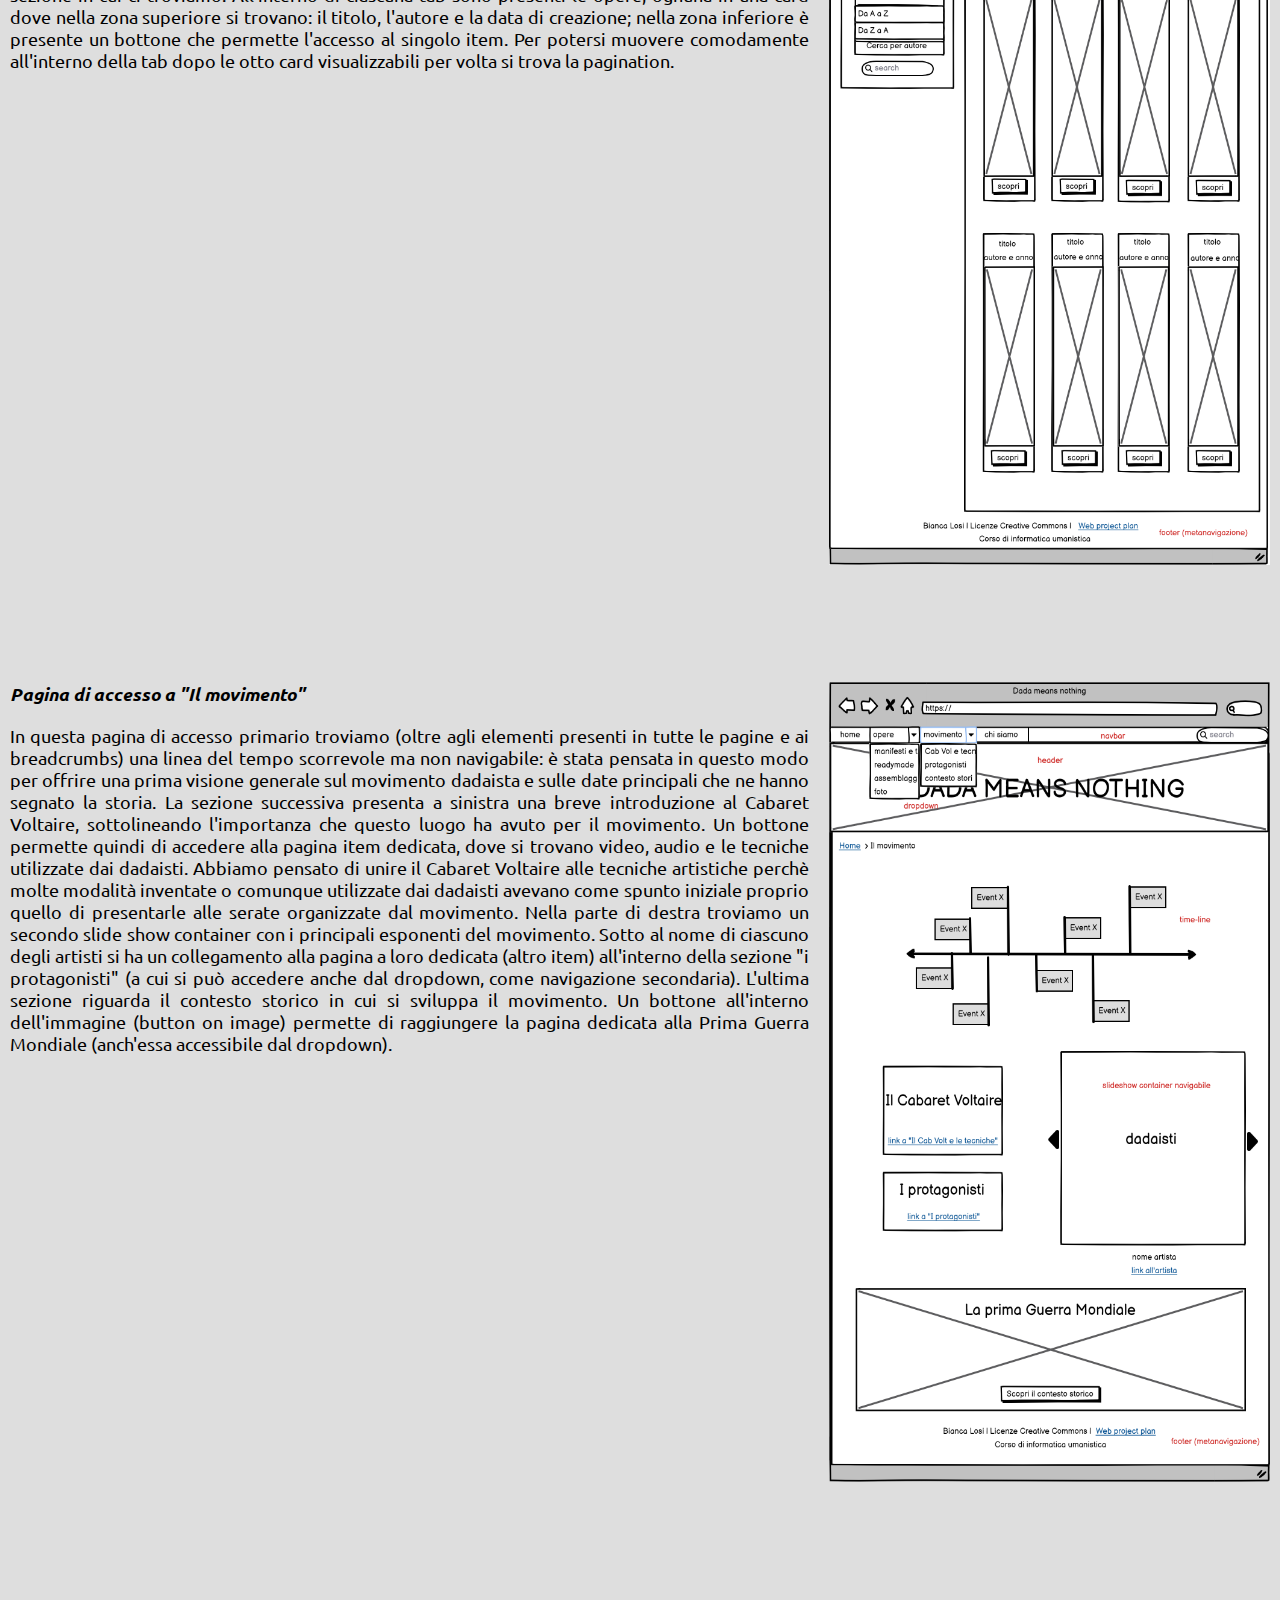
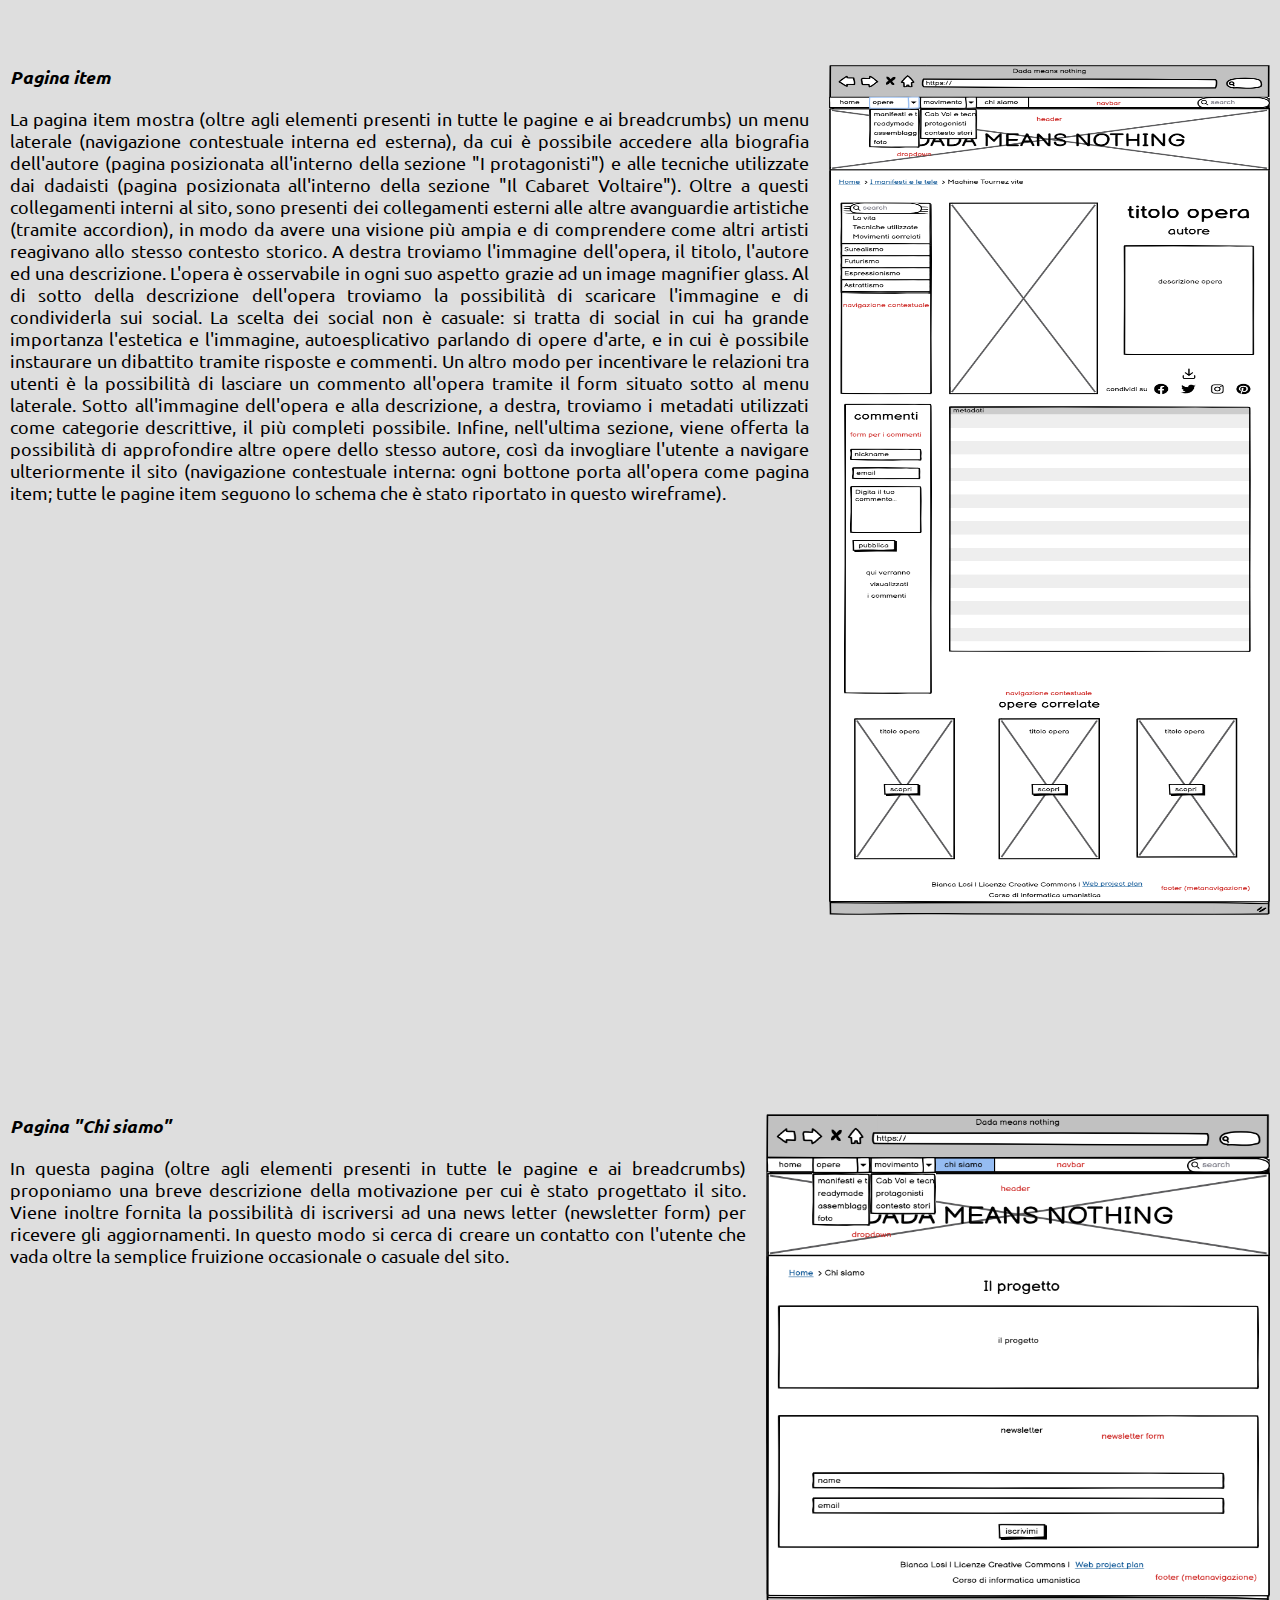
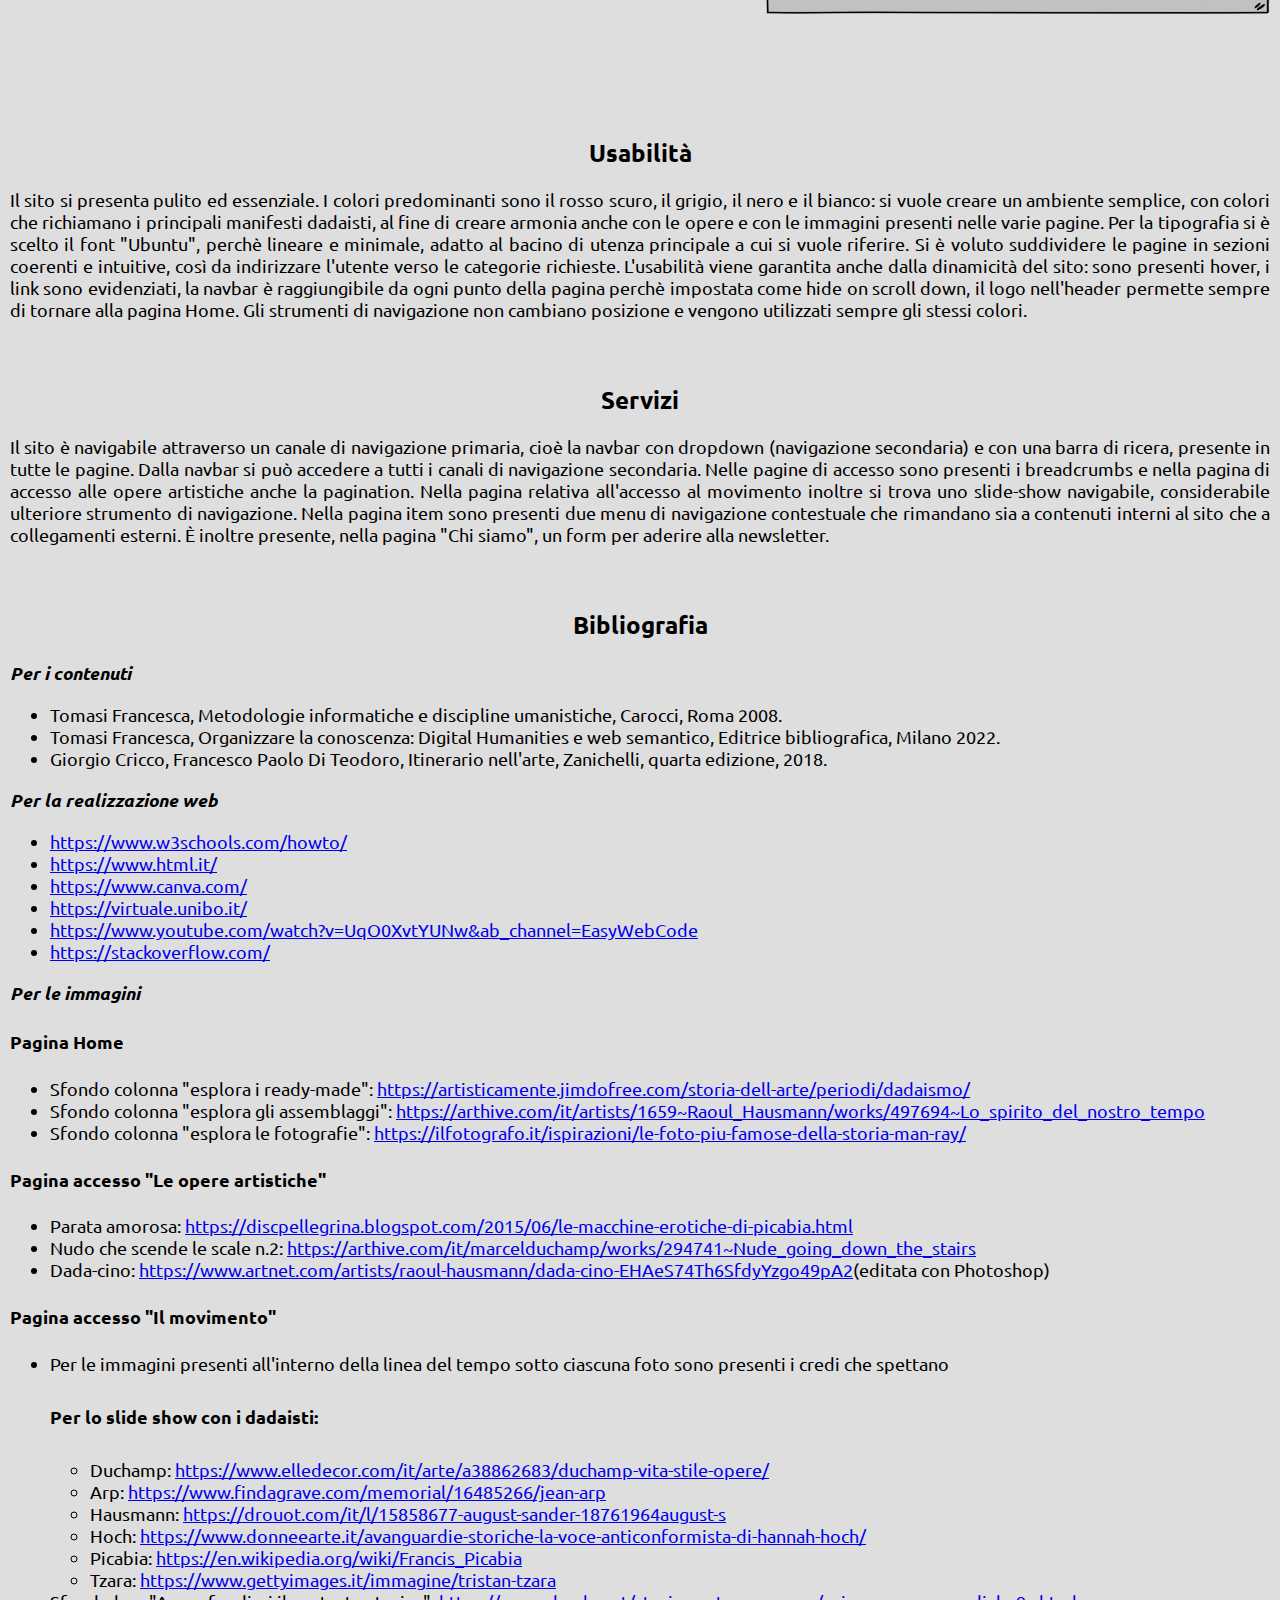
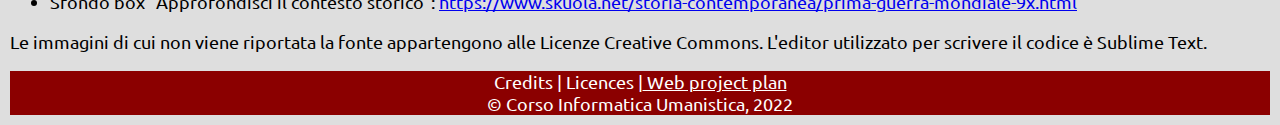
<file: pagine/webprojectplan.html>
<!DOCTYPE html>
<html lang="it">

	<head> 
		<!-- METADATI -->
		<meta charset="utf-8" />
		<meta name="viewport" content="width=device-width, initial-scale=1.0">
		<title>Dada means nothing</title>

		<!-- RICHIAMI: FAVICON; CSS; FONTAWSOME-->
		<link rel="shortcut icon" href="../images/favicon/dadalogo.ico" />
		<link rel="stylesheet" href="../stylesheet/style-webpp.css" />
		<link rel="stylesheet" href="https://cdnjs.cloudflare.com/ajax/libs/font-awesome/4.7.0/css/font-awesome.min.css" /> 
		
		<!-- METADATI: DUBLINCORE -->
		<meta name="DC.Title" content="Dada means nothing">
		<meta name="DC.Creator" content="Bianca Losi">
		<meta name="DC.Subject" content="Opere artistiche">
		<meta name="DC.Description" content="Collezione di opere del movimento Dada">
		<meta name="DC.Publisher" content="github">
		<meta name="DC.Date" content="14/02/2024">
		<meta name="DC.Format" content="Risorsa digitale">
		<meta name="DC.Language" content="it">
	</head>

	<body>
		<!-- header -->
		<div class="header">
			<div class="hero-image">
				<div class="hero-text">
					<a href="../index.html"><img src="../images/logo.png">
    				<h1>MEANS NOTHING</h1>
    				</a>
    			</div>
    		</div>
    	</div>


	
		<!-- navbar -->
			<nav>
			<div id="navbar">
				<a href="../index.html">Home</a>
				<div class="dropdown">
					<button class="dropbtn"><a href="#">Le opere artistiche <i class="fa fa-caret-down"></i></a></button>
						<div class="dropdown-content" id="myDropdown">
								<ol>
									<li><a href="opere-artistiche.html">I manifesti e le tele</a></li>
									<li><a href="#">I ready-made</a></li>
									<li><a href="#">Gli assemblaggi</a></li>
									<li><a href="#">Le fotografie</a></li>
								</ol>
						</div>
				</div>
					<div class="dropdown">
						<button class="dropbtn"><a href="movimento.html">Il movimento <i class="fa fa-caret-down"></i></a></button>
							<div class="dropdown-content" id="myDropdown">
								<ol>
									<li><a href="#">Il Cabaret Voltaire e le tecniche</a></li>
									<li><a href="#">I protagonisti</a></li>
									<li><a href="#">Il contesto storico</a></li>
								</ol>
							</div>
					</div>
				<a href="chi-siamo.html">Chi siamo</a>
				<input type="text" placeholder="Cerca nell'archivio...">
			</div>	
		</nav>

	<main>

		<!-- breadcrumbs -->
			<div class="breadcrumbs">
				<ul>
					<li><a href="../index.html">Home</a></li>
					<li>Web Project Plan</li>
				</ul>
			</div>

		<!-- web project plan -->
		<div class="indice">
			<h2>Indice</h2>
			<ul>
				<li><a href="#brief"><h3>Briefing</h3></a></li>
					<ul>
						<li><a href="#briefuno"><h4>Obiettivi, finalità, scopo</h4></a></li>
						<li><a href="#briefdue"><h4>Utente tipo</h4></a></li>
					</ul>
				<li><a href="#benchmark"><h3>Benchmark</h3></a></li>
					<ul>
						<li><a href="#benchmark1"><h4>Esistente e competitors</h4></a></li>
					</ul>
				<li><a href="#struttura"><h3>Struttura</h3></a></li>
					<ul>
						<li><a href="#mappa-concetti"><h4>Mappa dei concetti</h4></a></li>
						<li><a href="#schema-dipendenze"><h4>Schema delle dipendenze</h4></a></li>
						<li><a href="#item-foglia"><h4>Categorie di un item foglia</h4></a></li>
					</ul>
				<li><a href="#layout"><h3>Layout</h3></a></li>
					<ul>
						<li><a href="#home"><h4>Pagina Home</h4></a></li>
						<li><a href="#accesso1"><h4>Pagina di accesso alle opere artistiche</h4></a></li>
						<li><a href="#accesso2"><h4>Pagina di accesso al movimento</h4></a></li>
						<li><a href="#item"><h4>Pagina item</h4></a></li>
						<li><a href="#chisiamo"><h4>Pagina "Chi siamo"</h4></a></li>
					</ul>
				<li><a href="#usabilita"><h3>Usabilità</h3></a></li>
				<li><a href="#servizi"><h3>Servizi</h3></a></li>
				<li><a href="#bibliografia"><h3>Bibliografia</h3></a></li>
			</ul>
		</div>




		<section class="projectplan">
			<a id="brief">
				<h2>Il briefing</h2>
			</a>
				<a id="briefuno"></a>
				<h3><em>Obiettivi, finalità e scopo</em></h3>
					<p>Il progetto <strong>Dada Means Nothing</strong> vuole rappresentare un archivio il più completo possibile sulla produzione artistica del movimento Dada. Le opere artistiche prodotte da questo movimento spesso sono sconosciute dalla maggior parte delle persone, o comunque, se conosciute, sono liquidate come "effimere" e non ne viene riconosciuta l'importanza artistica. Il progetto intende valorizzare questa avanguardia, contestualizzando sia le opere che gli artisti. Si vuole evidenziare il carattere estravagante e inconsueto del movimento facendo riferimento al contesto storico in cui si sviluppa. Oltre alla catalogazione delle opere, che rappresenta l'asse portante del progetto, si ha anche l'obiettivo di evidenziare le biografie degli esponenti del movimento, la loro collocazione temporale e le tappe principali della vita del movimento e del contesto in cui questo si è costituito. Obiettivo minimo del progetto è creare una catalogazione efficiente, che permetta una navigazione per temi, a loro volta ulteriormente navigabili e filtrabili, al fine di creare una navigazione trasversale tra le pagine. <br>Nel progettare il sito si ha anche l'intenzione di rendere più conosciuto questo movimento: si rende infatti disponibile, oltre al download locale, anche la possibilità di condividere le opere sui vari social, al fine di allargare il bacino di utenza anche a chi non sarebbe mai arrivato al sito tramite i browser di navigazione.</p>
				
				<a id="briefdue"></a>
				<h3><em>Utente tipo</em></h3>
					<p>Il progetto è finalizzato ad avere come bacino di utenza due categorie principali, cioè gli studenti della scuola secondaria di secondo grado e gli appassionati d'arte. La classificazione per temi delle opere, e l'ulteriore filtro di ricerca, permettono a chi sa già cosa cercare di trovare facilmente i contenuti e di approfondire la biografia dell'artista e il contesto storico del movimento, principalmente per scopi didattici e di ricerca, ma anche per interesse personale. La struttura intuitiva del sito permette anche a chi vi si imbatte per caso di osservare ed esplorare le varie pagine, al fine di costruire un interesse nell'approfondire la conoscenza del movimento. Ogni opera presenta a sua volta tre opere dello stesso artista, permettendo sia all'utente esperto che a chi non ha alcuna conoscenza preliminare di approfondire ulteriormente lo stile dell'artista in questione. Categoria principale a cui ci si riferisce rimane comunque quella degli studenti delle scuole secondarie di secondo grado, specialmente gli studenti del quarto e del quinto anno che si trovino ad affrontare lo studio delle avanguardie artistiche. La presenza di approfondimenti sulle biografie e sul contesto invita comunque una navigazione a fini di ricerca anche al di fuori del contesto scolastico.<br> L'accesso al sito è stato pensato per computer, con anche l'obiettivo di incentivare i professori (che spesso non accettano l'utilizzo di smartphone a scuola) delle scuole secondarie di secondo grado a sfruttare il sito per le loro lezioni</p>
			
			<a id="benchmark"></a>
				<h2>Il benchmark</h2>
			

			<a id="benchmark1"></a>
				<h3><em>Esistente e competitors</em></h3>
				<p>Sono molti i siti online che trattano opere d'arte o movimenti artistici. I siti più conosciuti sono gestiti dalle fondazioni o dai musei stessi, di conseguenza propongono una visione completa delle opere artistiche in esposizione, offrendo come categorie di navigazione le varie collezioni di cui dispongono. Questo discorso vale in generale per siti online che non si occupano di un movimento in particolare, come ad esempio il sito delle <a href="https://www.uffizi.it/opere/nascita-di-venere" title="Apri Gallerie degli Uffizi" target="_blank">Gallerie degli Uffizi di Firenze</a>. Tuttavia, il sito appena nominato è stato comunque di ispirazione per il progetto: il layout delle pagine delle singole opere risulta pulito ed efficace, presentando l'immagine dell'opera in questione, una descrizione ed una serie di metadati descrittivi. Gli stessi elementi sono stati ripresi nella pagina item del progetto, dove però si ha l'aggiunta di un glass magnifier per permettere di ispezionare l'opera nei dettagli. Il sito della Galleria degli Uffizi propone anche una sezione di opere correlate, senza però specificare su cosa si basa la correlazione. Nel nostro progetto invece si è voluto specificare la correlazione delle opere, cioè in base all'artista, proponendo per ogni item altre tre opere prodotte dal medesimo. <br>Non sono molti i siti che si occupano di un unico movimento, specialmente per quanto riguarda le avanguardie artistiche. Un sito interessante è <a href="https://www.futur-ism.it/homepage.aspx" title="Apri Futur-ism" target="_blank">Futur-ism</a>, interamente dedicato al movimento futurista. Il sito propone opere disponibili per prestiti, coprendo interamente la storia del movimento futurista. Permette una ricerca per autore e geografica, in base a dove sono collocate le opere (sia private che museali). La navigazione però non è ottimale, poichè la barra di navigazione è estremamente lunga e confusionaria. Il sito è curato da un collezionista e da studiosi, per cui si propongono anche delle valutazioni e delle consulenze, oltre alla vendita di alcune opere. Una cosa molto interessante del sito è la presenza di una pagina dedicata alle mostre sul movimento, comprese quelle a cui i curatori del sito hanno contribuito con i prestiti. Per quanto riguarda la navigazione, sono assenti le briciole di pane, utili invece per orientarsi. Risulta in generale essere un sito poco intuitivo. È stato comunque di ispirazione per quanto concerne la volontà di rappresentare il movimento in modo organico, coprendo ogni ambito in cui si è espresso, presentando oltre alle opere anche la biografia degli esponenti e le foto che li ritraggono.<br>Molti siti che si occupano anche di avanguardie artistiche tendono a presentarle senza immagini, creando un'unica pagina dove si ha semplicemente la storia del movimento e dove viene nominato solo qualche artista che ne ha fatto parte. Uno di questi è <a href="https://www.artonweb.it/artemoderna/dadaismo/articolo1.htm" title="Apri Artonweb" target="_blank">Artonweb</a>, dove si ha un'unica immagine di un'opera di Duchamp circondata da testo. Il rischio, nel presentare le avanguardie in queste modalità, è di svilirle, riducendole a ideologie effimere, dando l'idea che non abbiano avuto una realizzazione all'interno di un tessuto sociale ben definito. Nel nostro progetto si è voluto invece creare uno spazio appositamente per le biografie degli artisti e per le serate che realizzavano, contestualizzando il tutto all'interno del periodo storico in cui il movimento si sviluppa, cioè quello della Prima Guerra Mondiale. Riteniamo sia fondamentale evidenziare l'importanza del contesto storico in quanto è stato ciò che ha fatto scattare la scintilla della nascita del movimento, l'evento senza il quale il dadaismo non sarebbe esistito.<br>Molto interessante è il sito <a href="https://www.diariodellarte.it/capire-il-dadaismo/#:~:text=Oltre%20a%20predicare%20il%20pacifismo,struttura%20e%20il%20senso%20comune." title="Apri Diario dell'arte" target="_blank">Diario dell'arte</a>. Anche questo non si occupa esclusivamente del movimento dadaista ma presenta una pagina a riguardo. È stato di ispirazione perchè mette in luce anche lo svolgimento delle serate dada, le poesie simultanee e l'idea dietro alla nascita del movimento. Presenta collegamenti esterni a video, strumento che riteniamo essere molto utile ed efficace.<br>Il sito del <a href="https://www.repertoriobagnacavallo.it/" title="Apri Repertorio Bagnacavallo" target="_blank">Repertorio Bagnacavallo</a> è stato di ispirazione per la disposizione dei percorsi di ricerca nella pagina di accesso. La disposizione delle card è pulita e efficace, rendendo la navigazione piacevole ed immediata.

			<a id="struttura"></a>
				<h2>Struttura</h2>
			

			<a id="mappa-concetti"></a>
				<h3><em>Mappa dei concetti</em></h3>
					<p>Nella mappa dei concetti si ha l'illustrazione grafica del brief del progetto. Finalità della mappa è chiarire i rapporti che intercorrono tra gli elementi nominati nel brief ed evidenziare i contenuti del sito. Sono stati utilizzati vari colori nella mappa, al fine di semplificare le relazioni e stabilire una prima gerarchia dei concetti. Viene fornita anche una legenda al fine di specificare le corrispondenze tra i colori e i valori gerarchici assegnati a ciascuno degli elementi riportati. Ad esempio, i riquadri arancioni contenenti le biografie degli artisti e il Cabaret Voltaire e le tecniche, risultano essere modalità di navigazione secondaria nel contesto del movimento artistico; la biografia autore e le tecniche dadaiste sono evidenziate in rosa nel collegamento alle opere artistiche perchè in quel contesto sono dei concetti secondari di tipo2 (e permettono di raggiungere i canali di navigazione all'interno del movimento artistico).<br>Specifichiamo che per quanto riguarda le "opere artistiche" si è resa possibile un'ulteriore navigazione filtrata per una sola categoria in cui sono state suddivise le opere, cioè "manifesti e tele", proponendo la possibilità di visualizzare solo le tele o solo i manifesti. Non è stato rappresentato nella mappa perchè è l'unica eccezione per quanto riguarda la relazione "navigabili per" dell'entità "opere artistiche": i due filtri sopracitati sarebbero da collocarsi in giallo insieme alle altre categorie di filtri.</p>
			
			<img src="../images/mappaconcettuale.png" alt="Mappa dei concetti" width="100%">

			<a id="schema-dipendenze"></a>
				<h3><em>Schema delle dipendenze</em></h3>
				<p>Lo schema delle dipendenze mostra la struttura gerarchica delle pagine del sito. Dalla Home è possibile accedere alla pagina "Chi siamo" (dal bottone per approfondire il progetto), alle "opere artistiche" e al "movimento" tramite i bottoni presenti sulle immagini nella pagina, oltre che dalla barra di navigazione. Nel footer si è reso possibile l'accesso al web project plan (metanavigazione). I riquadri ovali sottostanti ai riquadri rettangolari della navigazione primaria indicano i contenuti delle sezioni del sito. Attraverso i dropdown si accede alla navigazione secondaria. Per quanto riguarda le opere artistiche è stata pensata (non implementata) una prima pagina di accesso in cui si possono visualizzare tutte le opere senza distinzione di categoria. Il dropdown permette di accedere alle categorie artistiche (come navigazione secondaria), di cui è stata implementata la pagina "I manifesti e le tele". Anche il dropdown de "Il movimento" è cliccabile; è possibile anche filtrare già i contenuti selezionando uno dei contenuti del dropdown (in navigazione secondaria), così da aprire direttamente la pagina interessata. La pagina de "Il movimento" presenta anche una linea del tempo scorrevole ma non navigabile: è stata pensata come strumento per evidenziare le date fondamentali e per contestualizzare in modo semplice il movimento, proponendo invece una trattazione più argomentata nella pagina de "Il contesto storico". 
				Nello schema è stato riportato un solo item così da non sovraffollarlo: si avverte che le stesse funzioni e la stessa navigazione contestuale è stata pensata per ogni item della raccolta, appartenente a qualsiasi categoria di opere. Tutte le categorie di opere sono filtrabili grazie ad un menù a sinistra della tab in cui sono mostrate le card delle opere della categoria selezionata. La navigazione contestuale di ogni item, oltre a presentare link esterni per le altre avanguardie artistiche, riporta alle altre pagine (categoria item: foglia) presenti all'interno della sezione "artisti" e "Cabaret Voltaire". 
				Infine, la pagina "Chi siamo", presenta la descrizione del progetto e la possibilità di iscriversi alla newsletter, che ha come scopo quello di promuovere il sito e di far riemergere l'importanza di questo movimento artistico. </p>
			
			<img src="../images/mappadipendenze.png" alt="Schema delle dipendenze" width="100%">

			<a id="item-foglia"></a>
				<h3><em>Categorie di un item foglia</em></h3>
				<p>Nel sito sono disponibili 4 categorie di item foglia: le singole opere artistiche, le immagini della Prima guerra mondiale, le tecniche dadaiste e le biografie degli autori. Le categorie per descriverle sono pressocchè identiche, di conseguenza ne elencheremo solo una tipologia. Prendiamo in analisi le categorie descrittive delle singole opere artistiche, in quanto sono le più complete e quelle che sono state implementate.</p>
				<ul>
					<li>Titolo (DC.Title): Titolo dell'opera.</li>
					<li>Creatore (DC.Creator): L'autore dell'opera.</li>
					<li>Data (DC.Date): La data di creazione dell'opera.</li>
					<li>Ubicazione (DC.Publisher): Dove si trova l'opera in oggetto.</li>
					<li>Dimensioni (DC.Subject): Dimensioni dell'opera.</li>
					<li>Tecnica (DC.Description): Tecnica con cui è stata eseguita l'opera.</li>
					<li>Tipo di oggetto (DC.Subject): Tipo di oggetto che rappresenta l'opera (tela, assemblaggio, fotografia...).</li>
					<li>Fonte dell'immagine (DC.Source): Da dove è stata presa l'immagine.</li>
					<li>Diritti di utilizzo (DC.Rights).</li>
					<li>Argomenti (DC.Relation): Riferimenti a risorse collegate tramite tags.</li>
				</ul>
			
			<a id="layout"></a>
				<h2>Layout</h2>
				<p>Tutte le pagine presentano un header con la barra di navigazione (hide on scroll down navbar) e uno sfondo con il titolo del sito e il logo (hero-image e hero-text), sempre delle stesse dimensioni tranne nella Home, dove risulta essere leggermente più grande al fine di dargli maggiore visibilità. La navbar presenta dei canali di navigazione primaria, attraverso i quali, con i dropdown, è possibile accedere alla navigazione secondaria. È inoltre possibile cercare direttamente gli item attraverso la barra di ricerca (search box) a destra all'interno della navbar. È sempre presente il footer, suddiviso in pre-footer e post-footer, da cui è possibile raggiungere la pagina dedicata al web project plan (metanavigazione). Tutte le pagine, esclusa la home, presentano dei breadcrumbs, così da rendere immediata la navigazione segnalando la dipendenza gerarchica della struttura del sito. </p>
			
			<div class="home">
			<a id="home"></a>
				<img src="../wireframes/home.png" alt="Wireframe pagina di accesso alle opere artistiche" width="35%" height="800px">
				<h3><em>Pagina Home</em></h3>
				<p>Nella pagina Home, oltre agli elementi descritti nel layout troviamo tre sezioni differenti. La prima sezione presenta un'immagine con un bottone (button on image) da cui si può accedere al progetto (pagina situata all'interno del canale di navigazione primaria "Chi siamo", al fine di non sovraccaricare la pagina Home). Successivamente troviamo uno slide show (slide show container) automatico, con tre slide che riassumono i contenuti del sito e tre bottoni tramite i quali si accede alle tre categorie principali presenti all'interno del sito. In questo modo si vuole rendere evidente cosa contiene il sito in modo chiaro ed efficace, seppur a linee generali. L'ultima sezione propone, tramite colonne con bottoni all'interno, la possibilità di esplorare le opere artistiche, riproponendo la navigazione secondaria presente all'interno del dropdown "Le opere artistiche" all'interno della barra di navigazione primaria. </p>
			</a>
			</div>
		
			<div class="accesso1">
			<a id="accesso1"></a>
				<img src="../wireframes/accesso-opere.png" alt="Wireframe pagina di accesso alle opere artistiche" width="35%" height="800px">
				<h3><em>Pagina di accesso a "I manifesti e le tele"</em></h3>
				<p>Nella pagina di accesso troviamo (oltre agli elementi presenti in tutte le pagine e ai breadcrumbs) un menu laterale di ricerca, che permette di filtrare le opere. Come filtri sono stati scelti: L'ordine alfabetico, sia dalla A alla Z che inverso (accesssibile tramite un accordion posto nel menu) e la ricerca per autore, realizzabile grazie ad una search bar presente all'interno del menu. Nel wireframe riportato è presente anche la possibilità di filtrare solo le opere o solo i manifesti: è l'unica eccezione presente nel sito, in quanto i manifesti e le tele sono stati raggruppati in un'unica pagina di accesso. Nella parte destra sono presenti quattro full page tabs navigabili, che riprendono la navigazione secondaria definita già dal contenuto del dropdown relativo alla sezione in cui ci troviamo. All'interno di ciascuna tab sono presenti le opere, ognuna in una card dove nella zona superiore si trovano: il titolo, l'autore e la data di creazione; nella zona inferiore è presente un bottone che permette l'accesso al singolo item. Per potersi muovere comodamente all'interno della tab dopo le otto card visualizzabili per volta si trova la pagination.</p>
			
			</div>

			<div class="accesso2">
			<a id="accesso2"></a>
				<img src="../wireframes/accesso-movimento.png" alt="Wireframe pagina di accesso al movimento" width="35%" height="800px">
				<h3><em>Pagina di accesso a "Il movimento"</em></h3>
				<p>In questa pagina di accesso primario troviamo (oltre agli elementi presenti in tutte le pagine e ai breadcrumbs) una linea del tempo scorrevole ma non navigabile: è stata pensata in questo modo per offrire una prima visione generale sul movimento dadaista e sulle date principali che ne hanno segnato la storia. La sezione successiva presenta a sinistra una breve introduzione al Cabaret Voltaire, sottolineando l'importanza che questo luogo ha avuto per il movimento. Un bottone permette quindi di accedere alla pagina item dedicata, dove si trovano video, audio e le tecniche utilizzate dai dadaisti. Abbiamo pensato di unire il Cabaret Voltaire alle tecniche artistiche perchè molte modalità inventate o comunque utilizzate dai dadaisti avevano come spunto iniziale proprio quello di presentarle alle serate organizzate dal movimento. Nella parte di destra troviamo un secondo slide show container con i principali esponenti del movimento. Sotto al nome di ciascuno degli artisti si ha un collegamento alla pagina a loro dedicata (altro item) all'interno della sezione "i protagonisti" (a cui si può accedere anche dal dropdown, come navigazione secondaria). L'ultima sezione riguarda il contesto storico in cui si sviluppa il movimento. Un bottone all'interno dell'immagine (button on image) permette di raggiungere la pagina dedicata alla Prima Guerra Mondiale (anch'essa accessibile dal dropdown). </p>
		
			</div>

		<div class="item">
		<a id="item"></a>
			<img src="../wireframes/item.png" alt="Wireframe pagina item" width="35%" height="850px">
			<h3><em>Pagina item</em></h3>
			<p>La pagina item mostra (oltre agli elementi presenti in tutte le pagine e ai breadcrumbs) un menu laterale (navigazione contestuale interna ed esterna), da cui è possibile accedere alla biografia dell'autore (pagina posizionata all'interno della sezione "I protagonisti") e alle tecniche utilizzate dai dadaisti (pagina posizionata all'interno della sezione "Il Cabaret Voltaire"). Oltre a questi collegamenti interni al sito, sono presenti dei collegamenti esterni alle altre avanguardie artistiche (tramite accordion), in modo da avere una visione più ampia e di comprendere come altri artisti reagivano allo stesso contesto storico. A destra troviamo l'immagine dell'opera, il titolo, l'autore ed una descrizione. L'opera è osservabile in ogni suo aspetto grazie ad un image magnifier glass. Al di sotto della descrizione dell'opera troviamo la possibilità di scaricare l'immagine e di condividerla sui social. La scelta dei social non è casuale: si tratta di social in cui ha grande importanza l'estetica e l'immagine, autoesplicativo parlando di opere d'arte, e in cui è possibile instaurare un dibattito tramite risposte e commenti. Un altro modo per incentivare le relazioni tra utenti è la possibilità di lasciare un commento all'opera tramite il form situato sotto al menu laterale. Sotto all'immagine dell'opera e alla descrizione, a destra, troviamo i metadati utilizzati come categorie descrittive, il più completi possibile. Infine, nell'ultima sezione, viene offerta la possibilità di approfondire altre opere dello stesso autore, così da invogliare l'utente a navigare ulteriormente il sito (navigazione contestuale interna: ogni bottone porta all'opera come pagina item; tutte le pagine item seguono lo schema che è stato riportato in questo wireframe).</p>
		
		</div>

		<div class="chi-siamo">
		<a id="chisiamo"></a>
			<img src="../wireframes/chi-siamo.png" alt="Wireframe pagina Chi siamo" width="40%" height="500px">
			<h3><em>Pagina "Chi siamo"</em></h3>
			<p>In questa pagina (oltre agli elementi presenti in tutte le pagine e ai breadcrumbs) proponiamo una breve descrizione della motivazione per cui è stato progettato il sito. Viene inoltre fornita la possibilità di iscriversi ad una news letter (newsletter form) per ricevere gli aggiornamenti. In questo modo si cerca di creare un contatto con l'utente che vada oltre la semplice fruizione occasionale o casuale del sito. </p>
	
		</div>

		<a id="usabilita"></a>
			<h2>Usabilità</h2>
			<p>Il sito si presenta pulito ed essenziale. I colori predominanti sono il rosso scuro, il grigio, il nero e il bianco: si vuole creare un ambiente semplice, con colori che richiamano i principali manifesti dadaisti, al fine di creare armonia anche con le opere e con le immagini presenti nelle varie pagine. Per la tipografia si è scelto il font "Ubuntu", perchè lineare e minimale, adatto al bacino di utenza principale a cui si vuole riferire. Si è voluto suddividere le pagine in sezioni coerenti e intuitive, così da indirizzare l'utente verso le categorie richieste. L'usabilità viene garantita anche dalla dinamicità del sito: sono presenti hover, i link sono evidenziati, la navbar è raggiungibile da ogni punto della pagina perchè impostata come hide on scroll down, il logo nell'header permette sempre di tornare alla pagina Home. Gli strumenti di navigazione non cambiano posizione e vengono utilizzati sempre gli stessi colori. </p>
		
		<a id="servizi"></a>
			<h2>Servizi</h2>
			<p>Il sito è navigabile attraverso un canale di navigazione primaria, cioè la navbar con dropdown (navigazione secondaria) e con una barra di ricera, presente in tutte le pagine. Dalla navbar si può accedere a tutti i canali di navigazione secondaria. Nelle pagine di accesso sono presenti i breadcrumbs e nella pagina di accesso alle opere artistiche anche la pagination. Nella pagina relativa all'accesso al movimento inoltre si trova uno slide-show navigabile, considerabile ulteriore strumento di navigazione. Nella pagina item sono presenti due menu di navigazione contestuale che rimandano sia a contenuti interni al sito che a collegamenti esterni. È inoltre presente, nella pagina "Chi siamo", un form per aderire alla newsletter.</p>
		

		<a id="bibliografia"></a>
			<h2>Bibliografia</h2>
		
			<h3><em>Per i contenuti</em></h3>
				<ul>
					<li>Tomasi Francesca, Metodologie informatiche e discipline umanistiche, Carocci, Roma 2008.</li>
					<li>Tomasi Francesca, Organizzare la conoscenza: Digital Humanities e web semantico, Editrice bibliografica, Milano 2022.</li>
					<li>Giorgio Cricco, Francesco Paolo Di Teodoro, Itinerario nell'arte, Zanichelli, quarta edizione, 2018.</li>
				</ul>

			<h3><em>Per la realizzazione web</em></h3>
			<ul>
				<li><a href="https://www.w3schools.com/howto/">https://www.w3schools.com/howto/</a></li>
				<li><a href="https://www.html.it/">https://www.html.it/</a></li>
				<li><a href="https://www.canva.com/">https://www.canva.com/</a></li>
				<li><a href="https://virtuale.unibo.it/">https://virtuale.unibo.it/</a></li>
				<li><a href="https://www.youtube.com/watch?v=UqO0XvtYUNw&ab_channel=EasyWebCode">https://www.youtube.com/watch?v=UqO0XvtYUNw&ab_channel=EasyWebCode</a></li>
				<li><a href="https://stackoverflow.com/">https://stackoverflow.com/</a></li>
			</ul>

			<h3><em>Per le immagini</em></h3>
				<h4>Pagina Home</h4>
				<ul>
					<li>Sfondo colonna "esplora i ready-made": <a href="https://artisticamente.jimdofree.com/storia-dell-arte/periodi/dadaismo/">https://artisticamente.jimdofree.com/storia-dell-arte/periodi/dadaismo/</a></li>
					<li>Sfondo colonna "esplora gli assemblaggi": <a href="https://arthive.com/it/artists/1659~Raoul_Hausmann/works/497694~Lo_spirito_del_nostro_tempo">https://arthive.com/it/artists/1659~Raoul_Hausmann/works/497694~Lo_spirito_del_nostro_tempo</a></li>
					<li>Sfondo colonna "esplora le fotografie": <a href="https://ilfotografo.it/ispirazioni/le-foto-piu-famose-della-storia-man-ray/">https://ilfotografo.it/ispirazioni/le-foto-piu-famose-della-storia-man-ray/</a></li>
				</ul>
				<h4>Pagina accesso "Le opere artistiche"</h4>
				<ul>
					<li>Parata amorosa: <a href="https://discpellegrina.blogspot.com/2015/06/le-macchine-erotiche-di-picabia.html">https://discpellegrina.blogspot.com/2015/06/le-macchine-erotiche-di-picabia.html</a></li>
					<li>Nudo che scende le scale n.2: <a href="https://arthive.com/it/marcelduchamp/works/294741~Nude_going_down_the_stairs">https://arthive.com/it/marcelduchamp/works/294741~Nude_going_down_the_stairs</a></li>
					<li>Dada-cino: <a href="https://www.artnet.com/artists/raoul-hausmann/dada-cino-EHAeS74Th6SfdyYzgo49pA2">https://www.artnet.com/artists/raoul-hausmann/dada-cino-EHAeS74Th6SfdyYzgo49pA2</a>(editata con Photoshop)</li>
				</ul>
				<h4>Pagina accesso "Il movimento"</h4>
				<ul>
					<li>Per le immagini presenti all'interno della linea del tempo sotto ciascuna foto sono presenti i credi che spettano</li>
					<h5>Per lo slide show con i dadaisti:</h5>
					<ul>
						<li>Duchamp: <a href="https://www.elledecor.com/it/arte/a38862683/duchamp-vita-stile-opere/">https://www.elledecor.com/it/arte/a38862683/duchamp-vita-stile-opere/</a></li>
						<li>Arp: <a href="https://www.findagrave.com/memorial/16485266/jean-arp">https://www.findagrave.com/memorial/16485266/jean-arp</a></li>
						<li>Hausmann: <a href="https://drouot.com/it/l/15858677-august-sander-18761964august-s">https://drouot.com/it/l/15858677-august-sander-18761964august-s</a></li>
						<li>Hoch: <a href="https://www.donneearte.it/avanguardie-storiche-la-voce-anticonformista-di-hannah-hoch/">https://www.donneearte.it/avanguardie-storiche-la-voce-anticonformista-di-hannah-hoch/</a> </li>
						<li>Picabia: <a href="https://en.wikipedia.org/wiki/Francis_Picabia">https://en.wikipedia.org/wiki/Francis_Picabia</a></li>
						<li>Tzara: <a href="https://www.gettyimages.it/immagine/tristan-tzara">https://www.gettyimages.it/immagine/tristan-tzara</a></li>
					</ul>
					<li>Sfondo box "Approfondisci il contesto storico": <a href="https://www.skuola.net/storia-contemporanea/prima-guerra-mondiale-9x.html">https://www.skuola.net/storia-contemporanea/prima-guerra-mondiale-9x.html</a></li>
				</ul>
				<p>Le immagini di cui non viene riportata la fonte appartengono alle Licenze Creative Commons. 
				L'editor utilizzato per scrivere il codice è Sublime Text.</p>
			

<!-- footer -->
		<footer>
			<div class="pre-footer">Credits | Licences |<a href="pagine/webprojectplan.html" title="Vai al Web Project Plan" traget="_blank"> Web project plan</a></div>
			<div class="post-footer">&copy; Corso Informatica Umanistica, 2022</div>
		</footer>
</main>

	<script src="../javascript/webpp.js"></script>

	</body>

	</html>
</file>
<file: stylesheet/style.css>
@import url('https://fonts.googleapis.com/css2?family=Ubuntu&display=swap');
* {
  font-family: 'Ubuntu', sans-serif;
  font-size: 18px
}

html {
	height:100%;
}

body {
	height: 100%;
	margin: 0;
	background-color: rgba(207, 207, 207, 0.5);
}

main {
	padding: 10px;
	top: 250%;
}

																									/* The hero image */
.hero-image {
  background-image: linear-gradient(rgba(0, 0, 0, 0.6), rgba(0, 0, 0, 0.5)), url("../images/bg-header-sito.jpg");
  height: 200%;
  background-position: center;
  background-repeat: no-repeat;
  background-size: cover;
  position: relative;
}

.hero-text {
  text-align: center;
  position: absolute;
  top: 50%;
  left: 50%;
  transform: translate(-50%, -50%);
}

h1 {
 color: white;
 font-size: 40px;
 display: inline;
 font-weight: bold;
 text-shadow: 8px 8px 8px #000000;
}

img, h1 {
  vertical-align: middle;
  display: inline;
  cursor: pointer;
  width: 30%;
}

.header {
  width: 100%;
  height: 150px;
  background-position: center;
  position: center;
  background-repeat: no-repeat;
  padding: 0px;
}

                                             /*fine hero image e titolo */

                                                    /* navbar */
#navbar {
  background-color: rgba(154, 0, 0, 1);
  position: fixed;
  top: 0;
  width: 100%;
  transition: top 0.3s;
}

#navbar a {
  float: left;
  display: block;
  color: white;
  text-align: center;
  padding: 15px;
  text-decoration: none;
}

#navbar a:hover, .dropdown:hover, .dropbtn {
  background-color: rgba(223, 223, 223, 1);
  color: black;
}

#navbar a.active {
  background-color: black;
  color: white;
}

#navbar input[type=text] {
  float: right;
  padding: 6px;
  border: none;
  margin-top: 10px;
  margin-right: 7px;
  cursor: pointer;
}

.dropdown {
  float: left;
  overflow: hidden;
  display: block;
}

.dropdown .dropbtn {
  cursor: pointer;
  border: none;
  display: block;
  outline: none;
  color: white;
  background-color: inherit;
}

.dropdown-content {
  display: none;
  position: fixed;
  background-color: rgba(154, 0, 0, 0.8);
  min-width: 160px;
  text-align: center;
  box-shadow: 0px 8px 16px 0px rgba(0,0,0,0.3);
  z-index: 1;
  padding-right: 3%;
}

.dropdown-content ol > li {
  list-style-type: none;
}

.dropdown-content a {
  float: none;
  padding: 10%;
  width: 100%;
  text-decoration: none;
  display: block;
  text-align: left;
}

.dropdown-content a:hover {
  background-color: rgba(223, 223, 223, 1);
  width: 100%;
  color: black;
}

.dropdown:hover .dropdown-content {
  display: block;
}

.show {
  display: block;
}

                                           /* fine navbar */

																			/* titolo secondario e bottone */

h2 {
  margin-top: 170px;
  text-align: center;
  font-size: 30px;
}

.sottotitolo p {
  text-align: center;
}

.titolo-secondario h2 {
  color: white;
  margin-top: 160px;  
  margin-right: auto;
  margin-left: auto;
  background-color: rgba(154, 0, 0, 1);
  width: 60%;
  height: 25px;
  border: 7px;
  font-size: 18px;
  border-radius: 5px;
 }

.titolo-secondario {
	background-image: url("../images/bg-home.jpg");
	background-repeat: no-repeat;
	background-position: center;
  background-size: cover;
  border: 2px solid black;
  margin-top: 25px;
  margin-right: auto;
  margin-left: auto;
	text-align: center;
  height: 400px;
  padding: 20px;
  border-radius: 5px;
  width: 70%;
}

#bottone p {
  margin-right: auto;
  margin-left: auto;
  text-align: center;
  background-color: white;
  width: 200px;
  padding: 12px 24px;
  cursor: pointer;
  border-radius: 5px;
  border: 2px solid black;
}

#bottone p > a {
  text-decoration: none;
  color: black;
}

#bottone p:hover {
  background-color: rgba(175, 175, 175, 1);
}

                                      /* fine titolo secondario e bottone */

                                           /* primo box - slideshowcontainer*/


.sito h3 {
  text-align: left;
  margin-left: 10%;
  font-size: 35px;
  color: white;
}

* {
  box-sizing:border-box
}

#primobox {
  background-color: rgba(154, 0, 0, 1.0);
  border: 3px solid black;
  border-radius: 5px;
  margin-top: 50px;
}

.slideshow-container {
  width: 80%;
  margin: auto;
  margin-top: 15px;
}

.mySlides {
  display: none;
  height: 300px;
  width: 100%;
  margin-right: auto;
  margin-left: auto;
}

.text a {
  color: black;
  padding: 8px 12px;
  width: 50%;
  height: 5%;
  cursor: pointer;
  background-color: rgba(175, 175, 175, 0.8);
  border: 2px solid black;
  border-radius: 5px;
}

.text a:hover {
  background-color: rgba(175, 175, 175, 1);
  color: white;
}

.dot {
  height: 15px;
  width: 15px;
  margin: 0 2px;
  margin-top: 180px;
  margin-bottom: 15px;
  margin-left: 285px;
  text-align: center;
  background-color: rgba(223, 223, 223, 1);
  border-radius: 50%;
  display: inline-block;
  transition: background-color 0.6s ease;
}

.active, .dot:hover {
  background-color: rgba(175, 175, 175, 1);
}


.slide1 {
  background-image: url("../images/ruota.jpg");
  background-position: center;
  background-repeat: no-repeat;
  background-size: cover;
  height: 150%;
  width: 100%;
}

.slide2 {
  background-image: url("../images/manray.jpg");
  background-position: center;
  background-repeat: no-repeat;
  background-size: cover;
  height: 150%;
  width: 100%;
}

.slide3 {
  background-image: url("../images/guerra.jpg");
  background-position: center;
  background-repeat: no-repeat;
  background-size: cover;
  height: 150%;
  width: 100%;
}


                                   /* secondo box - archivio per categorie */

#secondobox {
  height: 350px;
}

.archivio h3{
  text-align: center;
  font-size: 35px;
}

.row {
  width:100%;
  clear: both;
}

.col-20 {
  width:25%;
  float: left;
  padding: 10px;
  height: 500px;
}

.colonna1 p, .colonna2 p, .colonna3 p, .colonna4 p {
  background-color: black;
  color: white;
  text-align: center;
}

.colonna1 {
  background-image: url("../images/janco.png");
  background-position: center;
  background-repeat: no-repeat;
  background-size: cover;
  height: 100%;
  width: 100%;
}

.colonna2 {
  background-image: url("../images/bgcol2.jpg");
  background-position: center;
  background-repeat: no-repeat;
  background-size: cover;
  height: 100%;
  width: 100%;
}

.colonna3 {
  background-image: url("../images/bgcol3.jpg");
  background-position: center;
  background-repeat: no-repeat;
  background-size: cover;
  height: 100%;
  width: 100%;
}

.colonna4 {
  background-image: url("../images/bgcol4.jpg");
  background-position: center;
  background-repeat: no-repeat;
  background-size: cover;
  height: 100%;
  width: 100%;
}

.container {
  background-color: rgba(175, 175, 175, 0.8);
  border: 2px solid rgba(223, 223, 223, 1);
  color: white;
  padding: 15px 10px;
  text-align: center;
  display: inline-block;
  border-radius: 5px;
  cursor: pointer;
  width: 80%;
  margin-top: 50%;
  margin-left: 10%;
}

.container a {
  text-decoration: none;
  color: black;
}

.container:hover {
  background-color: rgba(175, 175, 175, 1);
  color: white;
}

                                                    /* footer */
footer {
  margin-top: 250px;
}

.pre-footer, .post-footer {
  color: white;
  background-color: darkred;
  text-align: center;
}

.pre-footer a {
  color: white;
  text-decoration: underline;
}

.pre-footer a:hover {
  color: black;
  text-decoration: underline;
}
</file>
<file: stylesheet/style-chisiamo.css>
@import url('https://fonts.googleapis.com/css2?family=Ubuntu&display=swap');
* {
  font-family: 'Ubuntu', sans-serif;
  font-size: 18px
}

html {
  height:100%;
}

body {
  height: 100%;
  margin: 0;
  background-color: rgba(207, 207, 207, 0.5);
}

main {
  padding: 10px;
  top: 250%
}

                                                  /* The hero image e titolo */
.hero-image {
  background-image: linear-gradient(rgba(0, 0, 0, 0.6), rgba(0, 0, 0, 0.5)), url("../images/bg-header-sito.jpg");
  height: 200%;
  background-position: center;
  background-repeat: no-repeat;
  background-size: cover;
  position: relative;
}

.hero-text {
  text-align: center;
  position: absolute;
  top: 60%;
  left: 50%;
  transform: translate(-50%, -50%);
}

.header {
  width: 100%;
  height: 100px;
  background-position: center;
  position: center;
  background-repeat: no-repeat;
  background-position: top;
  padding: 0px;
  position: center;
}

h1 {
 color: white;
 font-size: 40px;
 font-weight: bold;
 display: inline;
 text-shadow: 8px 8px 8px #000000;
}

img, h1 {
  vertical-align: middle;
  display: inline;
  cursor: pointer;
  width: 20%;
}

                                                /*fine hero text e titolo*/

                                                    /* navbar */

#navbar {
  background-color: rgba(154, 0, 0, 1);
  position: fixed;
  top: 0;
  width: 100%;
  transition: top 0.3s;
}

#navbar a {
  float: left;
  display: block;
  color: white;
  text-align: center;
  padding: 15px;
  text-decoration: none;
}

#navbar a:hover, .dropdown:hover, .dropbtn {
  background-color: rgba(223, 223, 223, 1);
  color: black;
}

#navbar a.active {
  background-color: black;            
  color: white;
}

#navbar input[type=text] {
  float: right;
  padding: 6px;
  border: none;
  margin-top: 10px;
  margin-right: 7px;
  cursor: pointer;
}

.dropdown {
  float: left;
  overflow: hidden;
  display: block;
}

.dropdown .dropbtn {
  cursor: pointer;
  border: none;
  display: block;
  outline: none;
  color: white;
  padding: 15px;
  background-color: inherit;
}

.dropdown-content {
  display: none;
  position: fixed;
  background-color: rgba(154, 0, 0, 0.8);
  min-width: 160px;
  text-align: center;
  box-shadow: 0px 8px 16px 0px rgba(0,0,0,0.3);
  z-index: 1;
  padding-right: 3%;
}

.dropdown-content ol li {
  list-style-type: none;
}

.dropdown-content a {
  float: none;
  padding: 10%;
  width: 100%;
  text-decoration: none;
  display: block;
  padding-right: 3%;
}

.dropdown-content a:hover {
  background-color: rgba(223, 223, 223, 1);
  width: 100%;
  color: black;
}

.dropbtn {
  margin-top: -15px;
  margin-bottom: -15px;
}

.dropdown:hover .dropdown-content {
  display: block;
}

.show {
  display: block;
}

                                        /* fine navbar */

                                        /*breadcrumbs */
.breadcrumbs {
  padding: 3px 3px;
  list-style-type: none;
  background-color: rgba(175, 175, 175, 0.8);
  margin-top: 110px;
  height: 50px;
}

.breadcrumbs li {
  display: inline;
  margin-bottom: 10px;
}

.breadcrumbs li+li:before {
  padding: 4px;
  color: black;
  content: "/\00a0";
}

.breadcrumbs li a {
  text-decoration: underline;
}

.breadcrumbs li a:hover {
  color: rgba(223, 223, 223, 1);
  text-decoration: underline;
}

                                     /*fine breadcrumbs*/

#progetto {
  margin-top: 20px;
}

.proj h2 {
  font-size: 25px;
  text-align: center;
}

.proj p {
  text-align: justify;
  text-justify: inter-word;
  padding: 15px;
}

                                          /*newsletter */

.container {
  background-color: rgba(175, 175, 175, 1);
  padding-top: 15px;
  padding-bottom: 15px;
}

form {
  width: 70%;
  height: auto;
  margin-top: 25px;
  margin-right: auto;
  margin-left: auto;
}

.containernews1 {
  border: 2px solid black;
  padding: 10px;
  padding-right: 10px;
  padding-left: 10px;
  height: auto;
  border-radius: 5px;
}

input[type=text1], input[type=submit] {
  width: 100%;
  padding: 12px;
  margin: 8px 0;
  display: inline-block;
  border: 1px solid #ccc;
  box-sizing: border-box;
}

input[type=checkbox] {
  margin-top: 16px;
}

input[type=submit] {
  cursor: pointer;
  background-color: rgba(154, 0, 0, 1);
  color: white;
  border: none;
}

input[type=submit]:hover {
  background-color: rgba(154, 0, 0, 0.5);
  color: white;
}

                                            /*fine newsletter*/
footer {
  margin-top: 20px;
}

.pre-footer, .post-footer {
  color: white;
  background-color: darkred;
  text-align: center;
}

.pre-footer a {
  color: white;
  text-decoration: underline;
}

.pre-footer a:hover {
  color: black;
  text-decoration: underline;
}
</file>
<file: stylesheet/style-item.css>
@import url('https://fonts.googleapis.com/css2?family=Ubuntu&display=swap');
* {
  font-family: 'Ubuntu', sans-serif;
  font-size: 18px
}

html {
  height: 100%;
}

body {
  height:100%;
  margin: 0px;
  background-color: rgba(207, 207, 207, 0.5);
}

main {
  padding: 10px;
  top: 250%;
}

                                                        /* The hero image */
.hero-image {
  background-image: linear-gradient(rgba(0, 0, 0, 0.6), rgba(0, 0, 0, 0.5)), url("../images/bg-header-sito.jpg");
  height: 200%;
  background-position: center;
  background-repeat: no-repeat;
  background-size: cover;
  position: relative;
}

.hero-text {
  text-align: center;
  position: absolute;
  top: 60%;
  left: 50%;
  transform: translate(-50%, -50%);
}

.header {
  width: 100%;
  height: 100px;
  background-position: center;
  position: center;
  background-repeat: no-repeat;
  background-position: top;
  padding: 0px;
}

h1 {
 color: white;
 font-size: 40px;
 font-weight: bold;
 text-shadow: 8px 8px 8px #000000;
}

.hero-text img, h1 {
  vertical-align: middle;
  display: inline;
  cursor: pointer;
  width: 20%;
}
                                              /*fine hero image e titolo*/
                                                        /* navbar */
#navbar {
  background-color: rgba(154, 0, 0, 1);
  position: fixed;
  top: 0;
  width: 100%;
  transition: top 0.3s;
}

#navbar a {
  float: left;
  display: block;
  color: white;
  text-align: center;
  padding: 15px;
  text-decoration: none;
}

#navbar a:hover, .dropdown:hover, .dropbtn {
  background-color: rgba(223, 223, 223, 1);
  color: black;
}

#navbar a.active {
  background-color: black;
  color: white;
}

#navbar input[type=text] {
  float: right;
  padding: 6px;
  border: none;
  margin-top: 10px;
  margin-right: 7px;
  cursor: pointer;
}

.dropdown {
  float: left;
  overflow: hidden;
  display: block;
}

.dropdown .dropbtn {
  border: none;
  display: block;
  outline: none;
  color: white;
  background-color: inherit;
  margin-top: -20px;
  margin-right: -35px;
  margin-bottom: -20px;
  margin-left: -10px;
}

.dropdown-content {
  display: none;
  position: fixed;
  background-color: rgba(154, 0, 0, 0.8);
  min-width: 160px;
  text-align: center;
  box-shadow: 0px 8px 16px 0px rgba(0,0,0,0.3);
  z-index: 1;
  padding-right: 3%;
}

.dropdown-content ol > li {
  list-style-type: none;
}

.dropdown-content a {
  float: none;
  padding: 10%;
  width: 100%;
  text-decoration: none;
  display: block;
  text-align: left;
}

.dropdown-content a:hover {
  background-color: rgba(223, 223, 223, 1);
  width: 100%;
  color: black;
}

.dropdown:hover .dropdown-content {
  display: block;
}

.show {
  display: block;
}

                                /* fine navbar*/
                                /* breadcrumbs */

.breadcrumbs {
  padding: 3px 3px;
  list-style-type: none;
  background-color: rgba(175, 175, 175, 0.8);
  margin-top: 110px;
  height: 50px;
  margin-bottom: 10px;
}

.breadcrumbs li {
  display: inline;
  margin-bottom: 10px;
}

.breadcrumbs li+li:before {
  padding: 4px;
  color: black;
  content: "/\00a0";
}

.breadcrumbs li a {
  text-decoration: underline;
}

.breadcrumbs li a:hover {
  color: rgba(223, 223, 223, 1);
  text-decoration: underline;
}

                                  /* fine breadcrumbs */
                                   /*search menu*/
.menulato {
  margin-top: 50px;
  margin-right: 50px;
}

#mySearch {
  width: 87%;
  font-size: 18px;
  margin-left: 43px;
}

#myMenu {
  list-style-type: none;
  height: 600px;
  width: 100%;
}

#myMenu li a, .panel a {
  padding: 12px;
  text-decoration: none;
  color: black;
  display: block;
  text-align: center;
}

#myMenu li a:hover, .panel a:hover {
  background-color: rgba(223, 223, 223, 1);
  width: 100%;
}

.flex-container {
 display: flex;
 flex-direction: row;
 background-color: lightgray;
 width: 100%;
 height: auto;
}

.left {
  width: 25%;
  height: 100%;
  background-color: rgba(154, 0, 0, 1);
  margin-top: 50px;
}
.right {
  width: 75%;
  height: 100%;
}
                          /* accordion */
.accordion {
  background-color: rgba(154, 0, 0, 1);
  color: black;
  cursor: pointer;
  padding: 10px;
  width: 100%;
  text-align: center;
  border: none;
  outline: none;
}

.accordion:after {
  content: '\002B';
  color: black;
  font-weight: bold;
  float: right;
  margin-left: 5px;
}

.accordion.active:after {
  content: "\2212";
}

.active, .accordion:hover {
  background-color: rgba(223, 223, 223, 1);
}

.panel {
  padding: 0 18px;
  background-color: white;
  max-height: 0;
  overflow: hidden;
  transition: max-height 0.2s ease-out;
}

                                      /*fine search menu */
                                      /*newsletter form*/
.comment-box {
  margin-top: 90px;
  left: 50%;
  padding: 5px;
  width: 100%;
  height: 100%;
  border-top: 4px solid rgba(223, 223, 223, 1);
  border-bottom: 4px solid rgba(223, 223, 223, 1);
  text-align: justify;
  text-justify: inter-word;
}

.commenti {
  background-color: rgba(154, 0, 0, 1);
  height: 800px;
  margin-top: 20px;
  padding: 5px;
}

.comment-box input {
  width: 100%;
  height: 50px;
  padding: 0 20px;
  margin-bottom: 15px;
  border: 1px solid black;
}

.comment-box input:focus {
  border: 1px solid black;
  outline: 0;
}

.comment-box textarea {
  width: 100%;
  height: 300px;
  padding: 15px 20px;
  margin-bottom: 10px;
  border: 1px solid black;
  resize: none;
  clear: both;
}

.comment-box textarea:focus {
  border: 1px solid black;
  outline: 0;
}

.comment-box button {
  margin-left: 2%;
  padding: 10px 30px;
  background: white;
  border-radius: 5px;
  color: black;
  cursor: pointer;
  padding-bottom: 10px;
}

.comment-box button:hover {
  background-color: rgba(175, 175, 175, 1);
}
                                      /*fine newsletter form */
                                           /*commenti*/
.comment-box {
  margin-top: 90px;
  left: 50%;
  padding: 5px;
  width: 100%;
  height: 100%;
  border-top: 4px solid rgba(223, 223, 223, 1);
  border-bottom: 4px solid rgba(223, 223, 223, 1);
  text-align: justify;
  text-justify: inter-word;
}

.commenti {
  background-color: rgba(154, 0, 0, 1);
  height: 800px;
  margin-top: 20px;
  padding: 5px;
}

.comment-box h2 {
  font-size: 20px;
  margin-bottom: 15px;
}

.comment-box input {
  width: 100%;
  height: 50px;
  padding: 0 20px;
  margin-bottom: 15px;
  border: 1px solid black;
}

.comment-box input:focus {
  border: 1px solid black;
  outline: 0;
}

.comment-box textarea {
  width: 100%;
  height: 300px;
  padding: 15px 20px;
  margin-bottom: 10px;
  border: 1px solid black;
  resize: none;
  clear: both;
}

.comment-box textarea:focus {
  border: 1px solid black;
  outline: 0;
}


.comment-box button {
  border: 0;
  margin-left: 2%;
  padding: 10px 30px;
  background: white;
  border-radius: 5px;
  color: black;
  cursor: pointer;
  padding-bottom: 10px;
}

.comment-box button:hover {
  background-color: rgba(223, 223, 223, 1);
}
                                       /* fine commenti*/
                                        /* magnifier */
* {
  box-sizing: border-box;
}

.img-magnifier-container {
  height: 100%; 
  width: 50%;
  position: relative;
  float: left;
  margin-top: 50px;
  margin-bottom: 75px; 
  margin-left: 20px;
}

.img-magnifier-glass {
  position: absolute;
  border: 3px solid #000;
  border-radius: 50%;
  cursor: none;
  width: 100px;
  height: 100px;
}
                                          /*fine magnifier*/
h2 {
  text-align: center;
  font-size: 35px;
}

.titolo-opera h3 {
  text-align: center;
  font-size: 25px;
}

.titolo-opera {
  margin-top: 50px;
  margin-right: 20%;
}

.descrizione-opera {
  margin-top: 85px;
  text-align: justify;
  text-justify: inter-word;
  margin-right: 20%;
}

.desc {
  width: 46%;
  float: left;
  margin-right: 20px;
}
                                          /*download*/
.btn {
  background-color: rgba(154, 0, 0, 1);
  border: none;
  color: white;
  padding: 12px 10px;
  cursor: pointer;
  font-size: 20px;
  margin-top: 0px;
  width: 50%;
  height: 75px;
  margin-left: 17%;
  text-align: center;
  border-radius: 7px;
}

.btn:hover {
  background-color: rgba(223, 223, 223, 1);
  color: black;
}
                                  /* fine download */
                                     /*social*/
.social {
  display: inline;
  clear: both;
  margin-right: auto;
  margin-left: auto;
}

.social h4 {
  display: inline;
  margin-right: 30px;
}

.fa {
  padding: 20px;
  font-size: 30px;
  width: 55px;
  text-align: center;
  text-decoration: none;
  border-radius: 50%;
}

.fa:hover {
  opacity: 0.7;
}

.fa-facebook {
  background: #3B5998;
  color: white;
}

.fa-twitter {
  background: #55ACEE;
  color: white;
}

.fa-instagram {
  background: #125688;
  color: white;
}

.fa-pinterest {
  background: #cb2027;
  color: white;
}
                                          /* fine social */
                                        /* metadati*/

.metadati h5 {
  clear: both;
  text-align: center;
  font-size: 25px;
  margin-top: 50px
}

table {
  border-collapse: collapse;
  border-spacing: 0;
  width: 95%;
  height: 600px;
  border: 4px solid rgba(154, 0, 0, 1);
  margin-left: 25px;
}

th, td {
  text-align: left;
  padding: 16px;
}

tr {
   border: 1px solid white;
}

tr:nth-child(even) {
  background-color: rgba(210, 210, 210, 1);
} 
tr:nth-child(odd) {
  background-color: rgba(223, 223, 223, 1);
}

td a {
  text-decoration: underline;
  color: black;
}

.categorie {
  float: left;
  display: block;
}

.categorie > h5 {
  font-size: 20px;
  text-align: center;
}

h5 > p {
  float: right;
}

                                        /* fine metadati*/
                                     /* opere correlate */
.collegamenti {
  margin-bottom: 150px;
}

.col-33 {
  width: 33%;
  float: left;
  height: 600px;
  padding-left: 1%;
}

.collegamenti {
  float: left;
  width: 100%;
  height: 600px;
}

.container {
  background-color: black;
  color: white;
  text-decoration: underline;
  font-size: 16px;
  padding: 12px 24px;
  border: 2px solid rgba(223, 223, 223, 1);
  cursor: pointer;
  border-radius: 5px;
  height: 45px;
  width: 50%;
  text-align: center;
  float: left;
  margin-top: 50%;
  margin-left: 25%;
  clear: both;
}

.container > a {
  color: white;
}

.container:hover > a{
  color: black;
}

.container:hover {
  background-color: white;
  border: 2px solid black;
  text-decoration: underline;
  color: black;
}

.collegamenti > h5 {
  text-align: center;
  color: black;
  font-size: 25px;
  margin-bottom: 20px;
}

.opera1, .opera2, .opera3, h6{
  font-size: 20px;
  text-align: center;
  background-color: rgba(223, 223, 223, 0.7);
}

.opera1 {
  background-image: url("../images/picabia1.jpg");
  background-repeat: no-repeat;
  background-size: cover;
  background-position: center;
  height: 100%;
  width: 100%;
}

.opera2 {
  background-image: url("../images/picabia2.jpg");
  background-repeat: no-repeat;
  background-position: center;
  background-size: cover;
  height: 100%;
  width: 100%;
}

.opera3 {
  background-image: url("../images/picabia3.jpg");
  background-position: center;
  background-repeat: no-repeat;
  background-size: cover;
  height: 100%;
  width: 100%;
}

                                    /*footer */
footer {
   margin-top: 365px;
   clear: both;
}

.pre-footer, .post-footer {
  color: white;
  background-color: darkred;
  text-align: center;
}

.pre-footer a {
  color: white;
}

.pre-footer a:hover {
  color: black;
}
</file>
<file: stylesheet/style-movimento.css>
@import url('https://fonts.googleapis.com/css2?family=Ubuntu&display=swap');
* {
  font-family: 'Ubuntu', sans-serif;
  font-size: 18px
}

html {
  height:100%;
}

body {
  height: 100%;
  margin: 0;
  background-color: rgba(207, 207, 207, 0.5);
}

main {
  padding: 10px;
  top: 250%
}

                                                              /* The hero image e titolo*/
.hero-image {
  background-image: linear-gradient(rgba(0, 0, 0, 0.6), rgba(0, 0, 0, 0.5)), url("../images/bg-header-sito.jpg");
  height: 200%;
  background-position: center;
  background-repeat: no-repeat;
  background-size: cover;
  position: relative;
}

.hero-text {
  text-align: center;
  position: absolute;
  top: 60%;
  left: 50%;
  transform: translate(-50%, -50%);
}

.header {
  width: 100%;
  height: 100px;
  background-position: center;
  position: center;
  background-repeat: no-repeat;
  background-position: top;
  padding: 0px;
  position: center;
}

h1 {
 color: white;
 font-size: 40px;
 display: inline;
 font-weight: bold;
 text-shadow: 8px 8px 8px #000000;
}

img, h1 {
  vertical-align: middle;
  display: inline;
  cursor: pointer;
  width: 20%;
}

                                        /* fine hero image e titolo*/

                                              /* navbar */
#navbar {
  background-color: rgba(154, 0, 0, 1);
  position: fixed;
  top: 0;
  width: 100%;
  transition: top 0.3s;
}

#navbar a {
  float: left;
  display: block;
  color: white;
  text-align: center;
  padding: 15px;
  text-decoration: none;
}

#navbar a:hover, .dropdown:hover, .dropbtn {
  background-color: rgba(223, 223, 223, 1);
  color: black;
}

#navbar a.active {
  background-color: black;            
  color: white;
}

#navbar input[type=text] {
  float: right;
  padding: 6px;
  border: none;
  margin-top: 10px;
  margin-right: 7px;
  cursor: pointer;
}

.dropdown {
  float: left;
  overflow: hidden;
  display: block;
}

.dropdown .dropbtn {
  border: none;
  display: block;
  outline: none;
  color: white;
  background-color: inherit;
}

.dropbtn {
  border: none;
  display: block;
  outline: none;
  color: white;
  background-color: inherit;
  clear: both;
}

.dropbtn:hover {
  color: black;
}

.dropdown-content {
  display: none;
  position: fixed;
  background-color: rgba(154, 0, 0, 0.8);
  min-width: 160px;
  text-align: center;
  box-shadow: 0px 8px 16px 0px rgba(0,0,0,0.3);
  z-index: 1;
  padding-right: 3%;
}

.dropdown-content ol li {
  list-style-type: none;
}

.dropdown-content a {
  float: none;
  padding: 10%;
  width: 100%;
  text-decoration: none;
  display: block;
  text-align: left;
}

.dropdown-content a:hover {
  background-color: rgba(223, 223, 223, 1);
  width: 100%;
  color: black;
}

.dropdown:hover .dropdown-content {
  display: block;
}

.show {
  display: block;
}

                                        /* fine navbar */

                                         /* breadcrumbs */

.breadcrumbs {
  padding: 3px 3px;
  list-style-type: none;
  background-color: rgba(175, 175, 175, 0.8);
  margin-top: 110px;
  height: 50px;
}

.breadcrumbs li {
  display: inline;
  margin-bottom: 10px;
}

.breadcrumbs li+li:before {
  padding: 4px;
  color: black;
  content: "/\00a0";
}

.breadcrumbs li a {
  text-decoration: underline;
}

.breadcrumbs li a:hover {
  color: rgba(223, 223, 223, 1);
  text-decoration: underline;
}

                                  /* fine breadcrumbs */
                                  /*linea del tempo*/
iframe {
  margin-top: 20px;  
  margin-left: 15px;
  padding-right: 1%;
  padding-left: 1%;
  width: 98%;
}

                                /*primo box */
#primobox {
  margin-top: 10px;
  display: flex;
  margin-bottom: 10%;
}

.left > a, .artisti > a {
  color: black;
  text-decoration: underline;
}

.left > a:hover, .artisti > a:hover {
  color: rgba(154, 0, 0, 1);
  text-decoration: underline;
}

.left {  
  background-color: rgba(223, 223, 223, 1);
  height: 180%;
  border: 4px solid rgba(154, 0, 0, 1);
  border-radius: 5px;
  width: 50%;
  float: left;
  text-align: justify;
  text-justify: inter-word;
  padding: 12px;
  margin-left: 60px;
}

.left h2 {
  text-align: center;
  font-size: 22px;
}
                                        /* slideshow*/
.right {  
  width: 50%;
  margin-right: 10px;
  margin-left: 10%; 
}

* {
  box-sizing:border-box
}

.slideshow-container {
  max-width: 120%; 
  height: 100px;
  float: right;
  padding-right: 25%;
  margin-left: 20%;
}

.mySlides {
  display: none;
  height: 300px;
  width: 400px;
  margin-right: auto;
  margin-left: auto;
}

.prev, .next {
  cursor: pointer;
  top: 100%;
  width: auto;
  margin-top: -22px;
  margin-right: -130px;
  margin-left: -50px;
  padding: 16px;
  color: black;
  font-weight: bold;
  transition: 0.6s ease;
  border-radius: 3 3px 3px 3;
  user-select: none;
}

.next {
  right: 0;
  border-radius: 3px 0 0 3px;
  float: right;
}

.prev:hover, .next:hover {
  background-color: rgba(175, 175, 175, 1);
}

.text {
  color: black;
  padding: 8px 12px;
  bottom: 8px;
  width: 120%;
  text-align: center;
}

.text a {
  color: black;
  text-decoration: underline;
  padding: 8px 12px;
  bottom: 8px;
  width: 120%;
  text-align: center;
}

.text a:hover {
  color: rgba(154, 0, 0, 1);
}

.slide1 {
  background-image: url("../images/picabia.png");
  background-position: center;
  background-repeat: no-repeat;
  background-size: cover;
  height: 180%;
  width: 120%;
}

.slide2 {
  background-image: url("../images/manray.jpg");
  background-position: center;
  background-repeat: no-repeat;
  background-size: cover;
  height: 180%;
  width: 120%;
}

.slide3 {
  background-image: url("../images/hansarp.jpg");
  background-position: center;
  background-repeat: no-repeat;
  background-size: cover;
  height: 180%;
  width: 120%;
}

.slide4 {
  background-image: url("../images/hausmann.jpg");
  background-position: center;
  background-repeat: no-repeat;
  background-size: cover;
  height: 180%;
  width: 120%;
}

.slide5 {
  background-image: url("../images/tzara.jpg");
  background-position: center;
  background-repeat: no-repeat;
  background-size: cover;
  height: 180%;
  width: 120%;
}

.slide6 {
  background-image: url("../images/hoch.jpg");
  background-position: center;
  background-repeat: no-repeat;
  background-size: cover;
  height: 180%;
  width: 120%;
}

.slide7 {
  background-image: url("../images/duchamp.jpg");
  background-position: center;
  background-repeat: no-repeat;
  background-size: cover;
  height: 180%;
  width: 120%;
}

.slide8 {
  background-image: url("../images/ball.jpg");
  background-position: center;
  background-repeat: no-repeat;
  background-size: cover;
  height: 180%;
  width: 120%;
}

                                            /*secondo box*/
#secondobox {
  height: 350px;
  margin-top: 15%;
}

.primagm h3 {
  font-size: 35px;
  margin-top: 40px;
  text-align: center;
}

.primagm {
  background-image: url("../images/terzo-box.jpg");
  background-repeat: no-repeat;
  background-size: cover;
  background-position: center;
  width: 100%;
  max-width: 1000px; 
  height: 400px;
  margin-right: auto;
  margin-left: auto;
  border: 2px solid black;
  border-radius: 5px;
}

#bottone2 p {
  text-align: center;
  background-color: white;
  padding: 12px 24px;
  cursor: pointer;
  border-radius: 5px;
  border: 2px solid black;
  width: 70%;
  margin-top: 220px;
  margin-left: 15%;
  height: 30%;
}

#bottone2 p a {
  color: black;
}

#bottone2 p:hover {
  background-color: rgba(175, 175, 175, 1);
}
                                            /*fine secondo box*/

footer {
  margin-top: 100px;
}

.pre-footer, .post-footer {
  color: white;
  background-color: darkred;
  text-align: center;
}

.pre-footer a {
  color: white;
  text-decoration: underline;
}

.pre-footer a:hover {
  color: black;
  text-decoration: underline;
}
</file>
<file: stylesheet/style-access.css>
@import url('https://fonts.googleapis.com/css2?family=Ubuntu&display=swap');
* {
  font-family: 'Ubuntu', sans-serif;
  font-size: 18px
}

html {
  height:100%;
}

body {
  height: 100%;
  margin: 0;
  background-color: rgba(207, 207, 207, 0.5);
}

main {
  padding: 10px;
  top: 250%
}

                                                              /* The hero image e titolo*/
.hero-image {
  background-image: linear-gradient(rgba(0, 0, 0, 0.6), rgba(0, 0, 0, 0.5)), url("../images/bg-header-sito.jpg");
  height: 200%;
  background-position: center;
  background-repeat: no-repeat;
  background-size: cover;
  position: relative;
}

.hero-text {
  text-align: center;
  position: absolute;
  top: 60%;
  left: 50%;
  transform: translate(-50%, -50%);
}

.header {
  width: 100%;
  height: 100px;
  background-position: center;
  position: center;
  background-repeat: no-repeat;
  background-position: top;
  padding: 0px;
}

h1 {
 color: white;
 font-size: 40px;
 font-weight: bold;
 text-shadow: 8px 8px 8px #000000;
}


img, h1 {
  vertical-align: middle;
  display: inline;
  cursor: pointer;
  width: 20%;
}
                                      /* fine hero image e titolo*/

                                             /* navbar */

#navbar {
  background-color: rgba(154, 0, 0, 1);
  position: fixed;
  top: 0;
  width: 100%;
  transition: top 0.3s;
}

#navbar a {
  float: left;
  display: block;
  color: white;
  text-align: center;
  padding: 15px;
  text-decoration: none;
}

#navbar a:hover, .dropdown:hover, .dropbtn {
  background-color: rgba(223, 223, 223, 1);
  color: black;
}

#navbar a.active {
  background-color: black;            
  color: white;
}

#navbar input[type=text] {
  float: right;
  padding: 6px;
  border: none;
  margin-top: 10px;
  margin-right: 7px;
  cursor: pointer;
}

.dropdown {
  float: left;
  overflow: hidden;
  display: block;
}

.dropdown .dropbtn {
  cursor: pointer;
  border: none;
  display: block;
  outline: none;
  color: white;
  background-color: inherit;
}

.dropdown-content {
  display: none;
  position: fixed;
  background-color: rgba(154, 0, 0, 0.8);
  min-width: 160px;
  box-shadow: 0px 8px 16px 0px rgba(0,0,0,0.3);
  z-index: 1;
  padding-right: 3%;
  text-align: left;
}

.dropdown-content ol > li {
  list-style-type: none;
}

.dropdown-content a {
  float: none;
  width: 100%;
  text-decoration: none;
  display: block;
}

.dropdown-content a:hover {
  background-color: rgba(223, 223, 223, 1);
  width: 100%;
  color: black;
}

.dropdown:hover .dropdown-content {
  display: block;
}

.show {
  display: block;
}

                                        /* fine navbar */

                                        /*breadcrumbs */
.breadcrumbs {
  padding-top: 3px;
  list-style-type: none;
  background-color: rgba(175, 175, 175, 0.8);
  margin-top: 110px;
  height: 50px;
}

.breadcrumbs li {
  display: inline;
  margin-bottom: 10px;
}

.breadcrumbs li+li:before {
  color: black;
  content: "/\00a0";
}

.breadcrumbs li a {
  text-decoration: underline;
}

.breadcrumbs li a:hover {
  color: rgba(223, 223, 223, 1);
  text-decoration: underline;
}
        
                                                /*fine breadcrumbs*/

h2 {
  text-align: center;
  font-size: 30px;
  margin-top: 45px;
}

                                                      /*menu verticale*/
#opere {
  margin: 2%;
}

.vertical-menu {
  width: 18%;
  padding-right: 2%;
  background-color: rgba(154, 0, 0, 1);
  height: 100%;
  float: left;
}

li {
  list-style-type: none;
  padding: 2%;
}

.vertical-menu a {
  background-color: white;
  color: black;
  display: block;
  padding: 12px;
  width: 102%;
  text-decoration: none;
}

.vertical-menu a:hover {
  background-color: rgba(175, 175, 175, 1)
}

.accordion {
  background-color: white;
  color: black;
  cursor: pointer;
  padding: 12px;
  width: 98%;
  border: none;
  text-align: left;
  outline: none;
  margin-top: 2%;
  margin-bottom: 2%;
  margin-left: 2%;
}

.accordion:after {
  content: '\002B'; 
  float: right;
  color: black;
  font-weight: bold;
  margin-left: 5px;
}

.accordion.active:after {
  content: "\2212"; 
}

.accordion:hover {
  background-color: rgba(223, 223, 223, 1); 
}

.panel {
  padding: 0 18px;
  width: 98%;
  margin-left: 2%;
  max-height: 0;
  background-color: white;
  overflow: hidden;
  transition: max-height 0.2s ease-out;
}

.vertical-menu > li {
  width: 10%;
}

* {
  box-sizing: border-box;
}

form.example input[type=text] {
  padding: 10px;
  border: 1px solid grey;
  float: left;
  width: 80%;
  background: #f1f1f1;
}

form.example button {
  float: left;
  width: 20%;
  padding: 10px;
  background: rgba(175, 175, 175, 1);
  color: white;
  border: 1px solid grey;
  border-left: none;
  cursor: pointer;
}

form.example button:hover {
  background: rgba(223, 223, 223, 1);
}

form.example::after {
  content: "";
  clear: both;
  display: table;
}

                                               /* full page tab */
.tab {
  overflow: hidden;
  background-color: rgba(223, 223, 223, 1);
  width: 80%;
  float: right;
}

.tablink {
  background-color: lightgray;
  color: white;
  float: left;
  border: none;
  outline: none;
  cursor: pointer;
  padding: 14px 16px;
  width: 25%;
}

.tablink:hover {
  background-color: rgba(154, 0, 0, 1);
}

#manitele {
  background-color: rgba(223, 223, 223, 1);
  border: 4px solid rgba(154, 0, 0, 1);
  margin-bottom: 50px;
}

.tabcontent {
  height: 100%;
  width: 80%;
  float: right;
}

#defaultOpen {
  background-color: rgba(154, 0, 0, 1);
}
                                                      /*opere */
* {
  box-sizing: border-box;
}

.column, .column2 {
  float: left;
  width: 25%;
  padding: 10px;
  height: 600px;
  margin-top: 10px;
  display: table-cell;
}

.column2 {
  padding-top: 30px;
  padding-bottom: 30px;
}

.row {
  margin: 0 -5px;
  display: table; 
  width: 100%; 
}

.row:after {
  content: "";
  display: table;
  clear: both;
}

.card {
  box-shadow: 0 4px 8px 0 rgba(0, 0, 0, 0.2); 
  transition: 0.3s;
  text-align: center;
  background-color: #f1f1f1;
  height: 600px;
  padding: 2%;
  margin: 2%;
}

.card:hover {
  box-shadow: 0 8px 16px 0 rgba(0,0,0,0.5);
}

.card p {
  margin-top: 5px;
}

.card h3{
  margin-top: 5px;
  margin-bottom: 10px;
}

.container {
  width: 100%;
  margin-top: 15px;
}

.container a {
  background-color: #555;
  color: white;
  padding: 12px 24px;
  border: none;
  cursor: pointer;
  border-radius: 5px;
  width: 100%;
}

.container a:hover {
  background-color: black;
}

.card1 {
  background-image: url("../images/parata-amorosa.jpg");
  background-position: center;
  background-repeat: no-repeat;
  background-size: 100% 100%;
  max-width: 100%;
  height: 450px;
  margin-top: 16%;
}

.card2 {
  background-image: url("../images/nudo.jpg");
  background-position: center;
  background-repeat: no-repeat;
  background-size: 100% 100%;
  max-width: 100%;
  height: 450px;
  margin-top: 16%;
}

.card3 {
  background-image: url("../images/machine-turn.jpg");
  background-position: center;
  background-repeat: no-repeat;
  background-size: 100% 100%;
  height: 450px;
  max-width: 100;
  margin-top: 16%;
}

.card4 {
  background-image: url("../images/serata-dada.jpg");
  background-position: center;
  background-repeat: no-repeat;
  background-size: 100% 100%;
  height: 450px;
  max-width: 100%;
}

.card5 {
  background-image: url("../images/forza-comica.jpg");
  background-position: center;
  background-repeat: no-repeat;
  background-size: 100% 100%;
  max-width: 100%;
  height: 450px;
  margin-top: 16%;
}

.card6 {
  background-image: url("../images/janco.png");
  background-position: center;
  background-repeat: no-repeat;
  background-size: 100% 100%;
  max-width: 100%;
  height: 450px;
}

.card7 {
  background-image: url("../images/dadacino.jpg");
  background-position: center;
  background-repeat: no-repeat;
  background-size: 100% 100%;
  max-width: 100%;
  height: 450px;
  margin-top: 16%;
}

.card8 {
  background-image: url("../images/baargeld.jpg");
  background-position: center;
  background-repeat: no-repeat;
  background-size: 100% 100%;
  max-width: 100%;
  height: 450px;
}

                                                          /* pagination */
.pagination {
  display: inline-block;
  margin-top: 10%;
}

.pagination a {
  color: black;
  float: left;
  padding: 8px 16px;
  text-decoration: none;
  transition: background-color .3s;
}

.pagination a.active {
  background-color: darkred;
  color: white;
}

.pagination a:hover:not(.active) {
  background-color: lightgray;
}

.center {
  text-align: center;
}
                                                       /* fine pagination */

.pre-footer, .post-footer {
  color: white;
  background-color: darkred;
  text-align: center;
  position: relative;
  padding: 0px;
}

.pre-footer a {
  color: white;
  text-decoration: underline;
}

.pre-footer a:hover {
  color: black;
  text-decoration: underline;
}

footer {
  clear: both;
}
</file>
<file: stylesheet/style-webpp.css>
@import url('https://fonts.googleapis.com/css2?family=Ubuntu&display=swap');
* {
  font-family: 'Ubuntu', sans-serif;
  font-size: 18px
}

html {
  height: 100%;
}

body {
  height:100%;
  margin: 0px;
  background-color: rgba(164, 164, 164, 0.36);
}

main {
  padding: 10px;
  top: 250%;
}

                                          /* The hero image e titolo */
.hero-image {
  background-image: linear-gradient(rgba(0, 0, 0, 0.6), rgba(0, 0, 0, 0.5)), url("../images/bg-header-sito.jpg");
  height: 200%;
  background-position: center;
  background-repeat: no-repeat;
  background-size: cover;
  position: relative;
}

.hero-text {
  text-align: center;
  position: absolute;
  top: 60%;
  left: 50%;
  transform: translate(-50%, -50%);
  color: white;
}

.hero-text {
  background-repeat: no-repeat;
  background-position: center;
  text-align: center;
}

.header {
  width: 100%;
  height: 100px;
  background-position: center;
  position: center;
  background-repeat: no-repeat;
  background-position: top;
  padding: 0px;
  position: center;
}

h1 {
 color: white;
 font-size: 40px;
}

.hero-text img, h1 {
  float: none;
  vertical-align: middle;
  display: inline;
  cursor: pointer;
  width: 20%;
}
                                               /* fine hero image e titolo*/
                                                    /* navbar */

#navbar {
  background-color: rgba(154, 0, 0, 1);
  position: fixed;
  top: 0;
  width: 100%;
  transition: top 0.3s;
}

#navbar a {
  float: left;
  display: block;
  color: white;
  text-align: center;
  padding: 15px;
  text-decoration: none;
}

#navbar a:hover, .dropdown:hover, .dropbtn {
  background-color: rgba(223, 223, 223, 1);
  color: black;
}

#navbar input[type=text] {
  float: right;
  padding: 6px;
  border: none;
  margin-top: 10px;
  margin-right: 7px;
  cursor: pointer;
}

.dropdown {
  float: left;
  overflow: hidden;
  display: block;
}

.dropdown .dropbtn {
  cursor: pointer;
  border: none;
  display: block;
  outline: none;
  color: white;
  background-color: inherit;
  font-family: inherit; /* Important for vertical align on mobile phones */
  margin: 0; /* Important for vertical align on mobile phones */
}

.dropbtn {
  margin-top: 20px;
}

.dropdown-content {
  display: none;
  position: fixed;
  background-color: rgba(154, 0, 0, 0.8);
  min-width: 160px;
  text-align: center;
  box-shadow: 0px 8px 16px 0px rgba(0,0,0,0.3);
  z-index: 1;
  padding-right: 3%;
}

.dropdown-content ol > li {
  list-style-type: none;
}

.dropdown-content a {
  float: none;
  padding: 10%;
  width: 100%;
  text-decoration: none;
  display: block;
  text-align: left;
}

.dropdown-content a:hover {
  background-color: rgba(223, 223, 223, 1);
  width: 100%;
  color: black;
}

.dropdown:hover .dropdown-content {
  display: block;
}

.show {
  display: block;
}
                                        /* fine navbar */
                                        /*breadcrumbs */
.breadcrumbs {
  padding-top: 3px;
  list-style-type: none;
  background-color: rgba(175, 175, 175, 0.8);
  margin-top: 110px;
  height: 50px;
}

.breadcrumbs li {
  display: inline;
  margin-bottom: 10px;
}

.breadcrumbs li+li:before {
  color: black;
  content: "/\00a0";
}

.breadcrumbs li a {
  text-decoration: underline;
}

.breadcrumbs li a:hover {
  color: rgba(223, 223, 223, 1);
  text-decoration: underline;
}
        
                                                /*fine breadcrumbs*/
.indice h2 {
  text-align: left;
  font-size: 24px;
}

h2 {
  font-size: 24px;
  text-align: center;
  text-decoration: none;
  margin-top: 5%;
}

p {
  text-align: justify;
  text-justify: inter-word;
}

.home, .accesso1, .accesso2, .item {
  margin-bottom: 610px;
}

.chi-siamo {
  margin-bottom: 470px;
}

img {
  float: right;
  margin-left: 20px;
}

.indice {
  margin-top: 2%;
  text-decoration: none;
}
.indice a {
  text-decoration: none;
  color: black;
}

footer {
  margin-top: 0px;
}

.pre-footer, .post-footer {
  color: white;
  background-color: darkred;
  text-align: center;
}

.pre-footer a {
  color: white;
}

.pre-footer a:hover {
  color: black;
}
</file>
